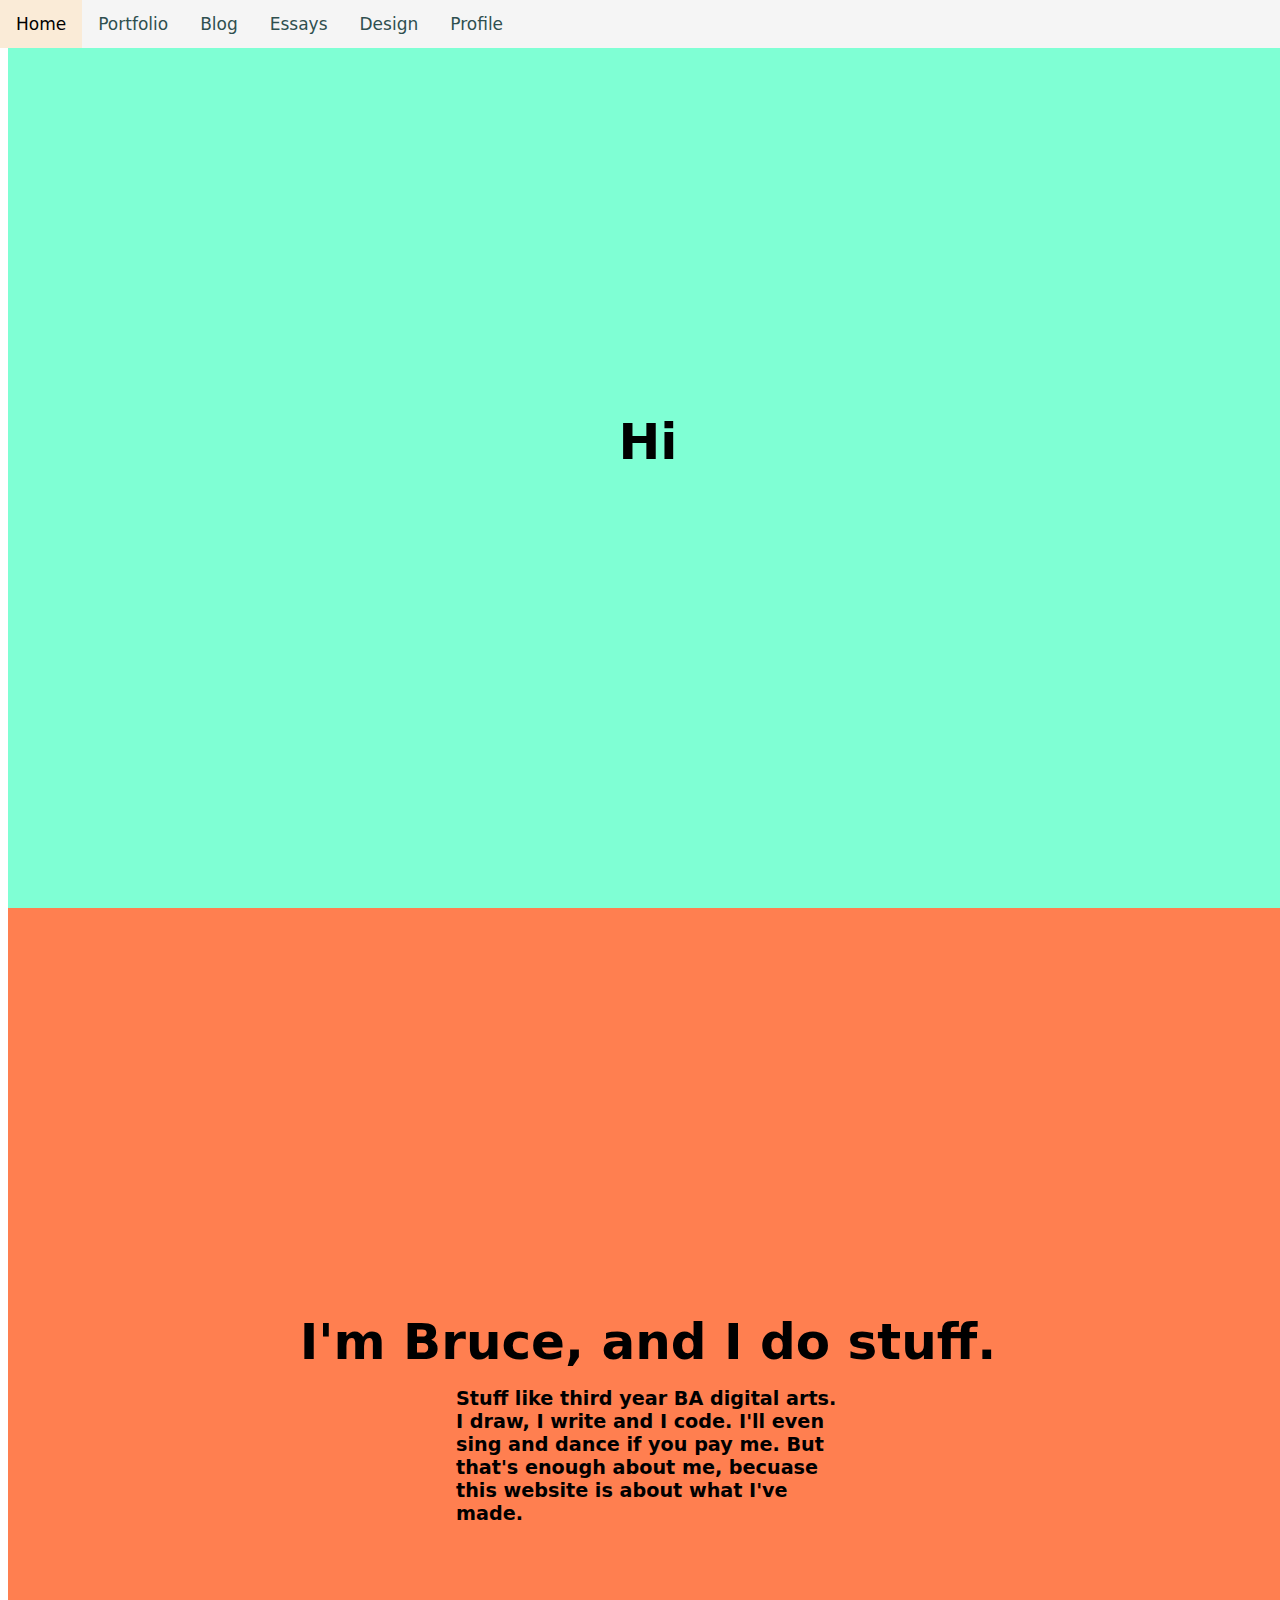
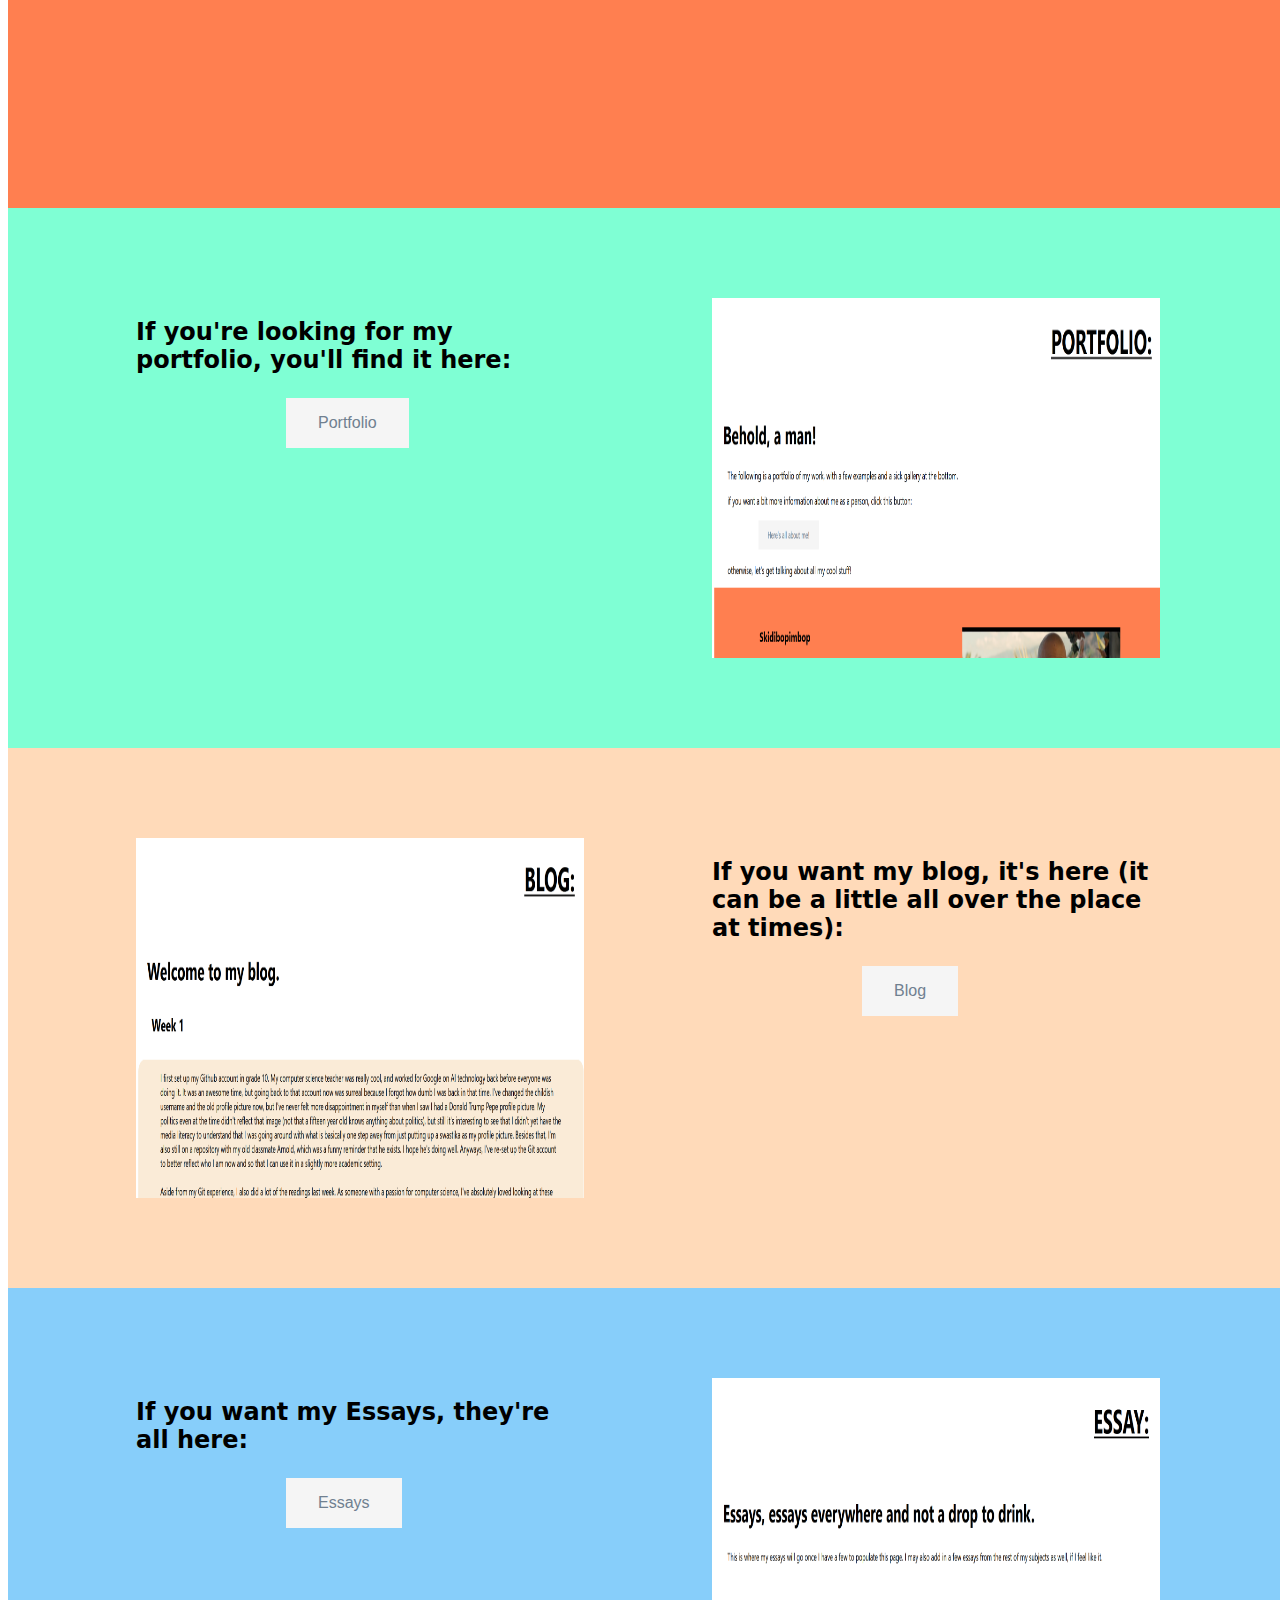
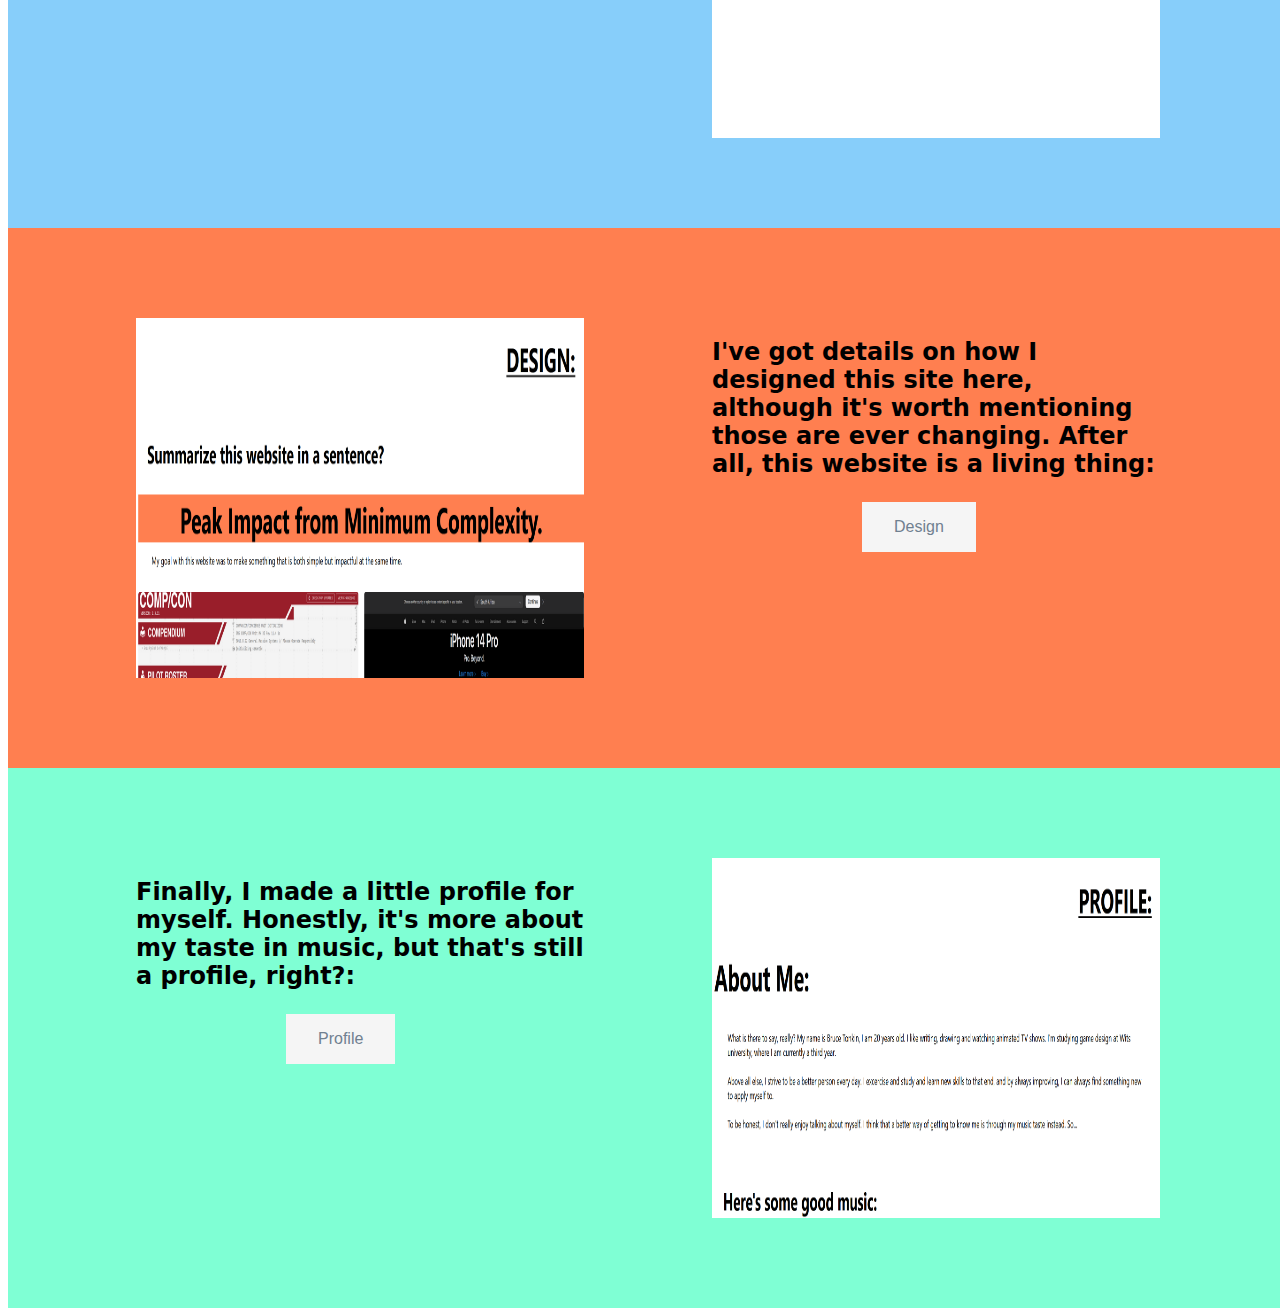
<file: index.html>
<!DOCTYPE html>
<html lang="en">
<head>
    <meta charset="UTF-8">
    <meta http-equiv="X-UA-Compatible" content="IE=edge">
    <meta name="viewport" content="width=device-width, initial-scale=1.0">
    <title>Home Page</title>
    <link rel="stylesheet" href="resources\css\index.css">
</head>
<body>

    <div class="topnav"><a href="index.html">Home</a>
        <a href="portfolio.html">Portfolio</a>
        <a href="blog.html">Blog</a>
        <a href="essay.html">Essays</a>
        <a href="design.html">Design</a>
        <a href="profile.html">Profile</a></div>

    <span class="font">
    
    <div class="fillscreen greenback">
        <h1 class="Center">Hi</h1>
    </div>

    <div class="fillscreen coralback">
        <h1 class="Center">I'm Bruce, and I do stuff.</h1>
        <h2 class="homescreen">Stuff like third year BA digital arts. I draw, I write and I code. I'll even sing and dance if you pay me. But that's enough about me, becuase this website is about what I've made.</h2>
    </div>

    <div class="portfoliobox greenback">
        <div class="portfolioleft font">
            <h2>If you're looking for my portfolio, you'll find it here: </h2>
            <form action="portfolio.html"><button class="portfoliobutton" type="submit">Portfolio</button></form>
        </div>
        <img src="resources\images\Thumbnails\Portfolio.png" alt="" class="portfolioright">
    </div>
    <div class="portfoliobox flamingoback">
        <div class="portfolioright font">
            <h2>If you want my blog, it's here (it can be a little all over the place at times): </h2>
            <form action="blog.html"><button class="portfoliobutton" type="submit">Blog</button></form>
        </div>
        <img src="resources\images\Thumbnails\Blog.png" alt="" class="portfolioleft">
    </div>
    <div class="portfoliobox blueback">
        <div class="portfolioleft font">
            <h2>If you want my Essays, they're all here: </h2>
            <form action="essay.html"><button class="portfoliobutton" type="submit">Essays</button></form>
        </div>
        <img src="resources\images\Thumbnails\Essays.png" alt="" class="portfolioright">
    </div>
    <div class="portfoliobox coralback">
        <div class="portfolioright font">
            <h2>I've got details on how I designed this site here, although it's worth mentioning those are ever changing. After all, this website is a living thing: </h2>
            <form action="design.html"><button class="portfoliobutton" type="submit">Design</button></form>
        </div>
        <img src="resources\images\Thumbnails\Design.png" alt="" class="portfolioleft">
    </div>
    <div class="portfoliobox greenback">
        <div class="portfolioleft font">
            <h2>Finally, I made a little profile for myself. Honestly, it's more about my taste in music, but that's still a profile, right?: </h2>
            <form action="profile.html"><button class="portfoliobutton" type="submit">Profile</button></form>
        </div>
        <img src="resources\images\Thumbnails\Profile.png" alt="" class="portfolioright">
    </div>
    </span>
    
</body>
</html>
</file>
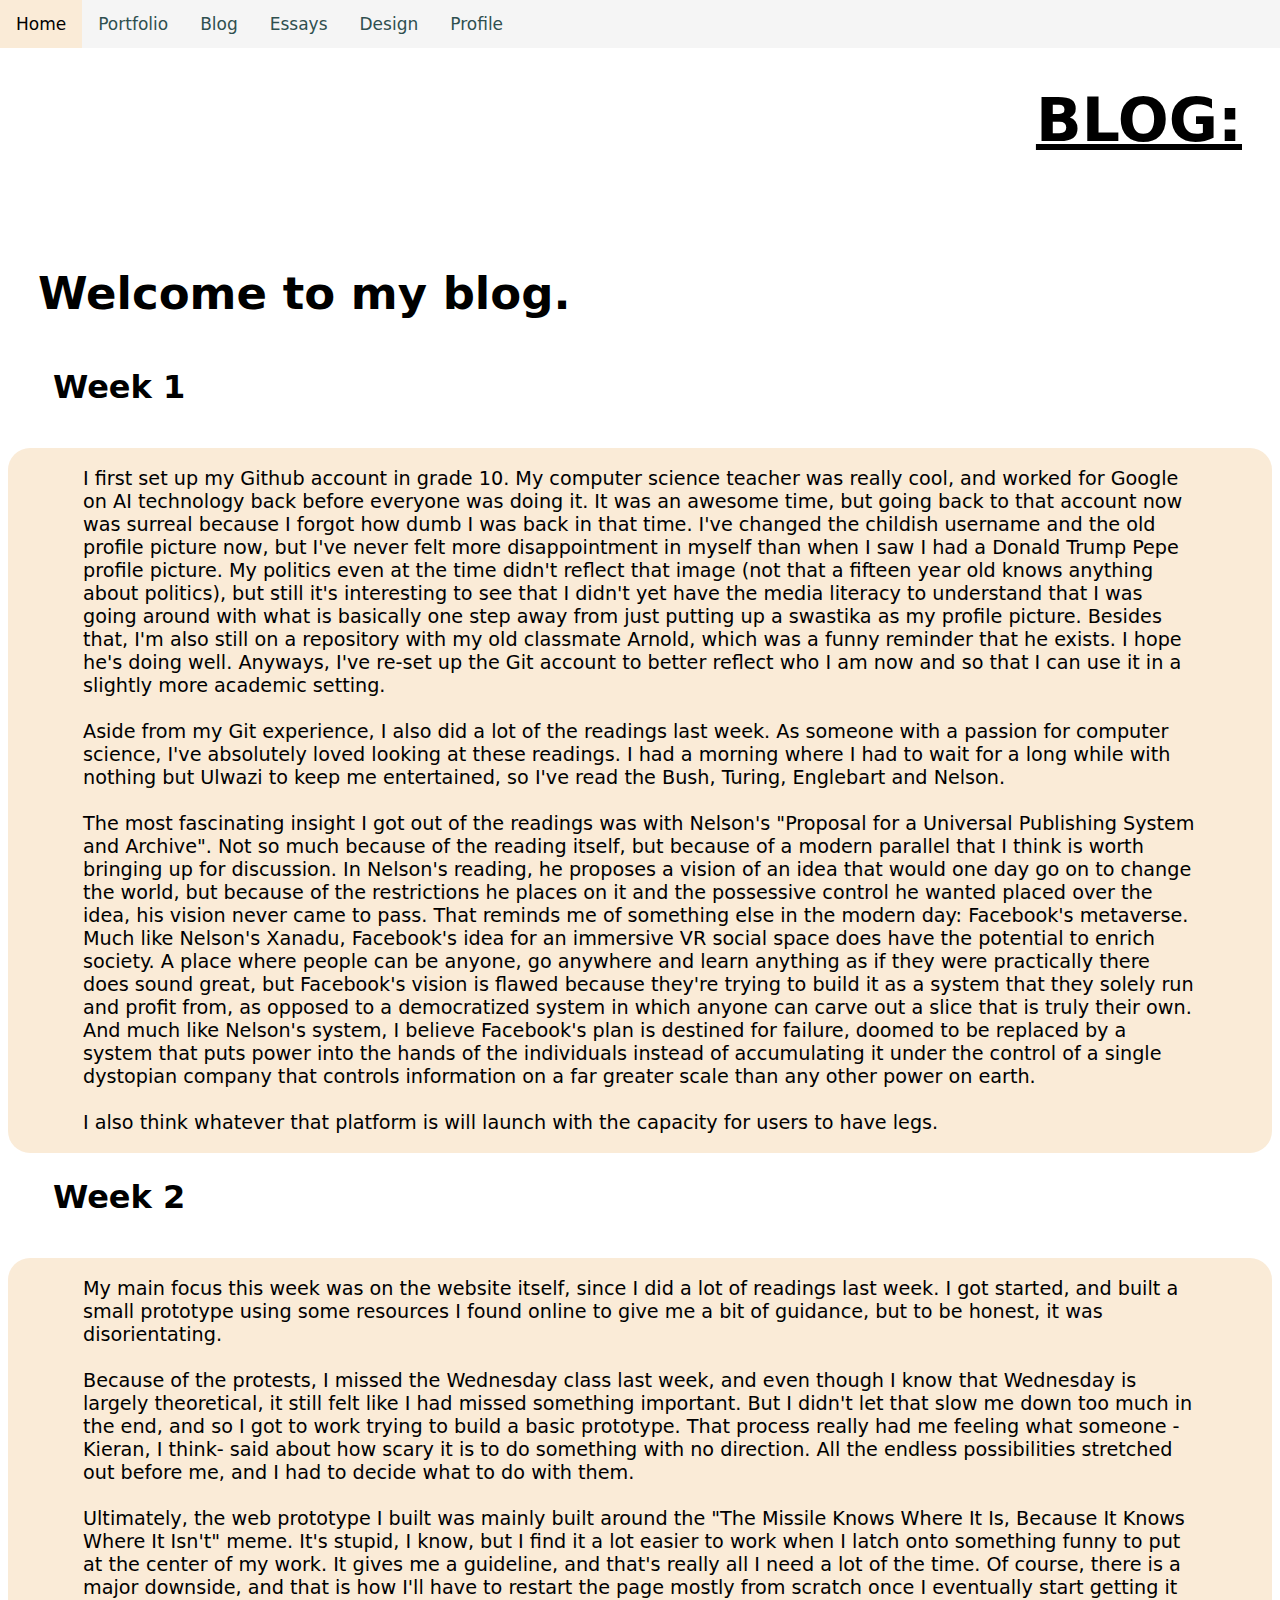
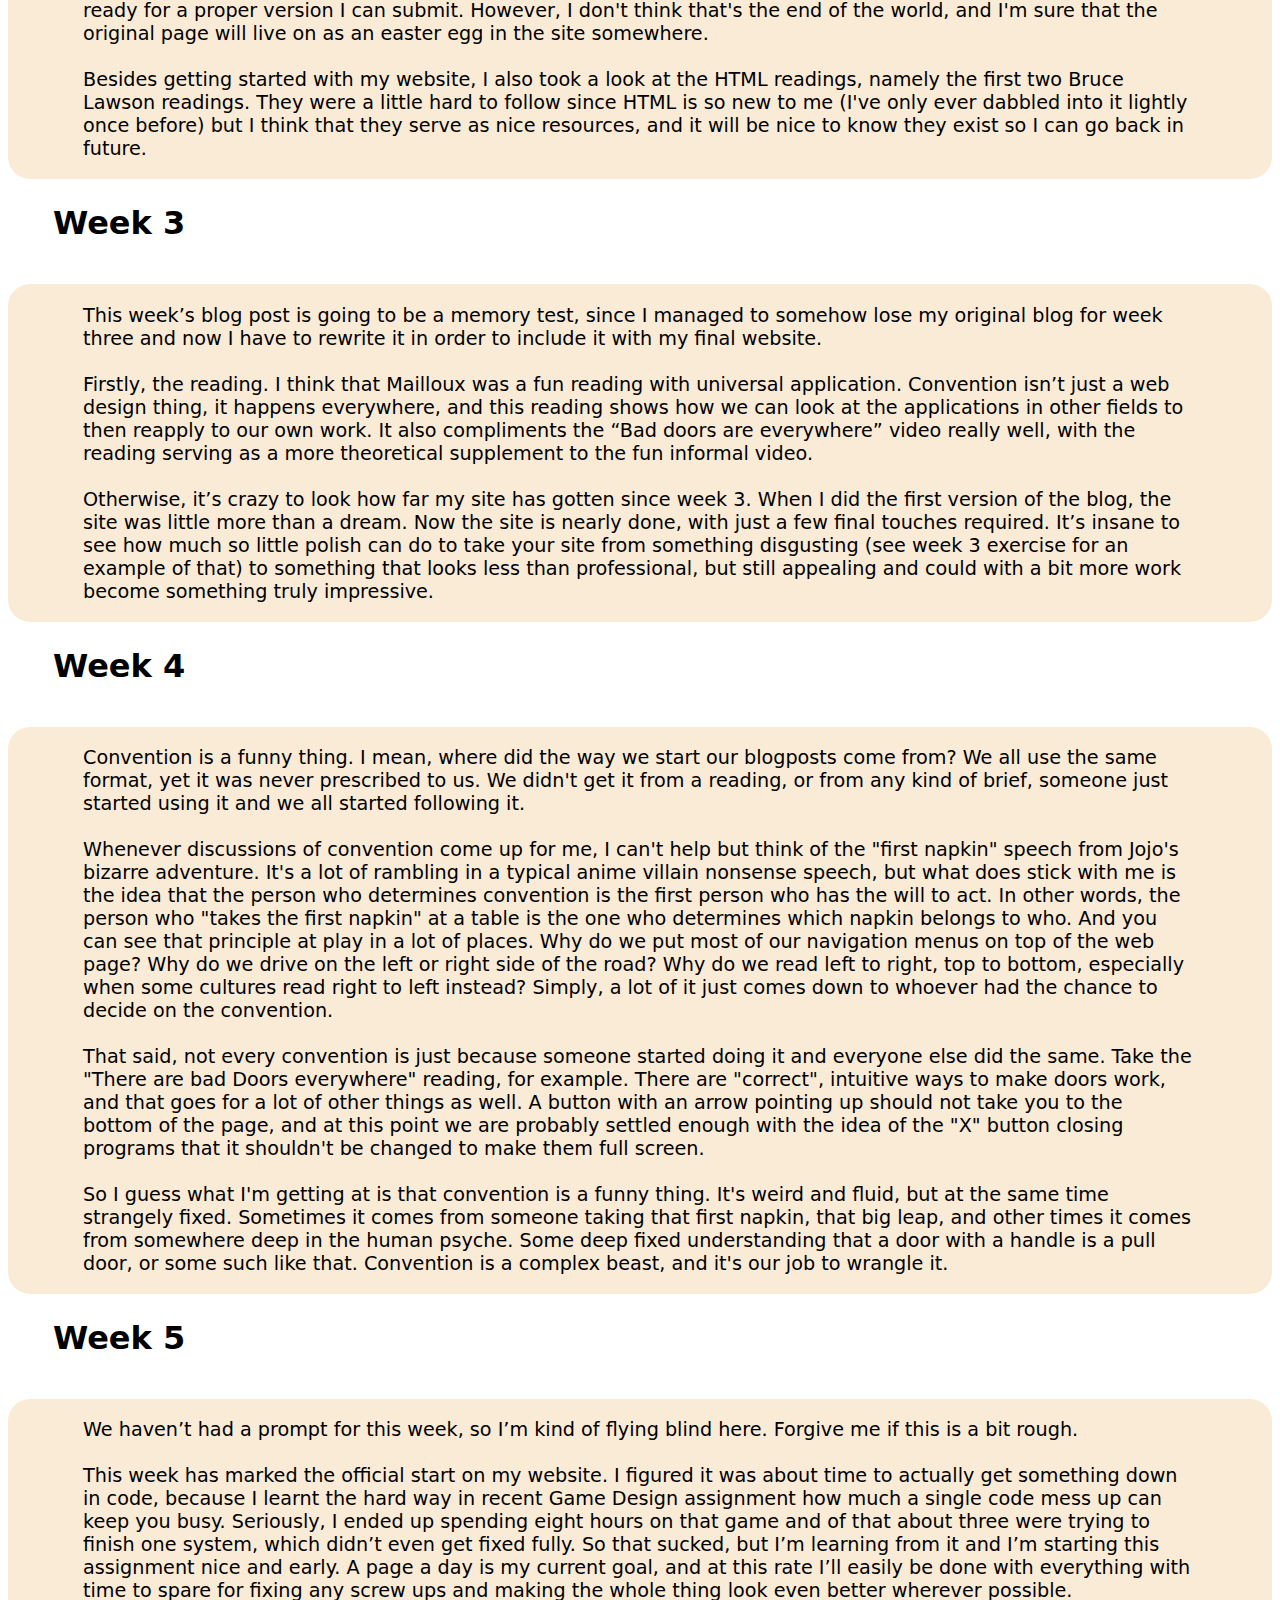
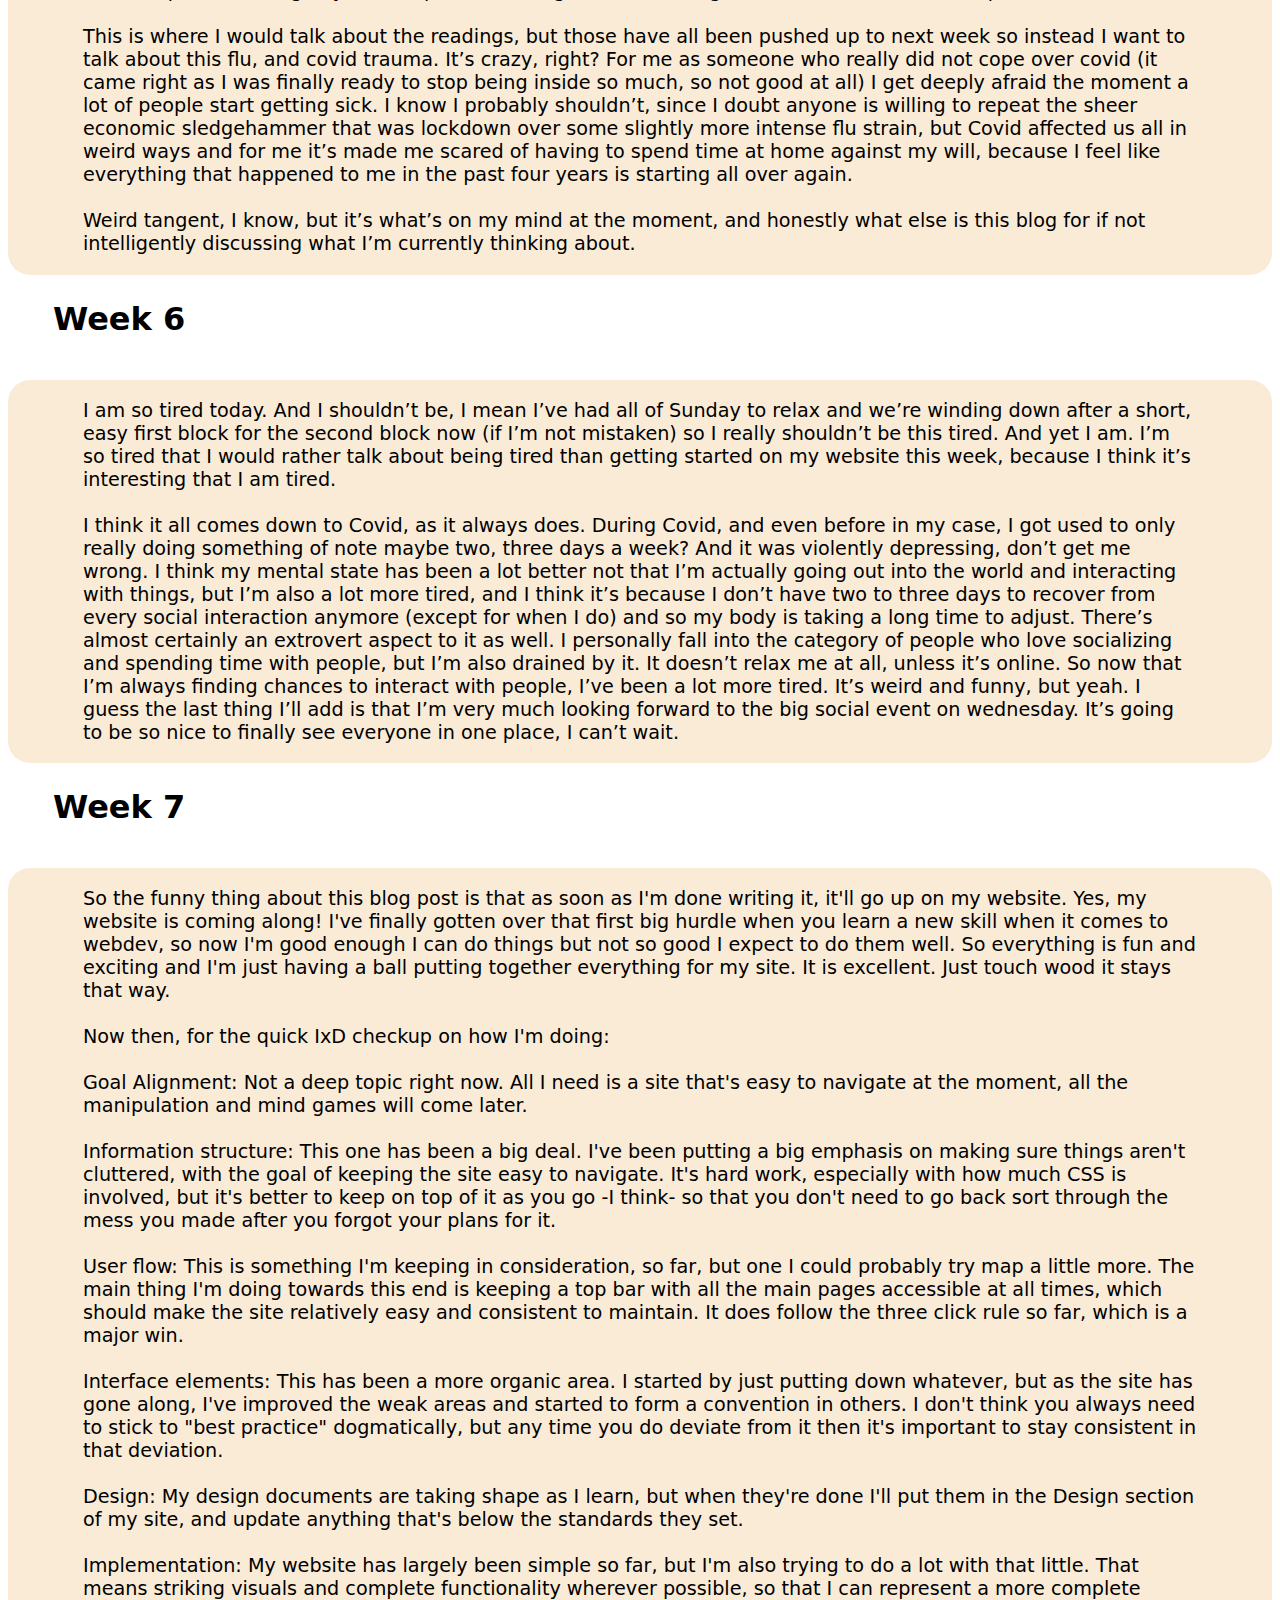
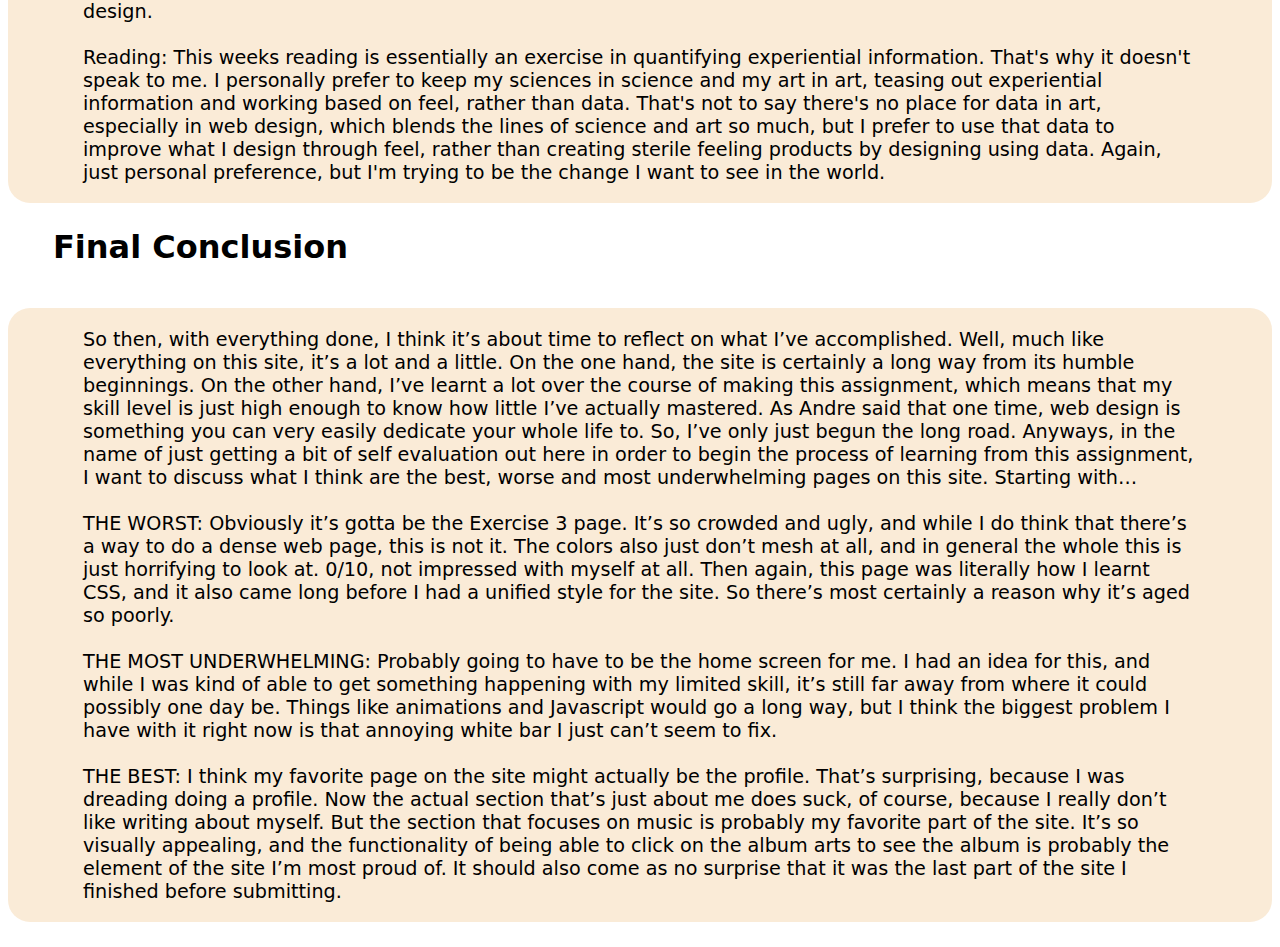
<file: blog.html>
<!DOCTYPE html>
<html lang="en">
    <head>
        <meta charset="UTF-8">
        <meta http-equiv="X-UA-Compatible" content="IE=edge">
        <meta name="viewport" content="width=device-width, initial-scale=1.0">
        <title>Blog</title>
        <link rel="stylesheet" href="./resources\css\index.css">
    </head>
    <body>
        <div class="topnav"><a href="index.html">Home</a>
            <a href="portfolio.html">Portfolio</a>
            <a href="blog.html">Blog</a>
            <a href="essay.html">Essays</a>
            <a href="design.html">Design</a>
            <a href="profile.html">Profile</a></div>

            <h1 class="pageTitle">BLOG:</h1>

            <span><h2 class="heading"> Welcome to my blog. </h2></span>

            <span><div><h3 class="blogheading">Week 1</h3><div class="blogbackground"><p class="blogbody">I first set up my Github account in grade 10. My computer science teacher was really cool, and worked for Google on AI technology back before everyone was doing it. It was an awesome time, but going back to that account now was surreal because I forgot how dumb I was back in that time. I've changed the childish username and the old profile picture now, but I've never felt more disappointment in myself than when I saw I had a Donald Trump Pepe profile picture. My politics even at the time didn't reflect that image (not that a fifteen year old knows anything about politics), but still it's interesting to see that I didn't yet have the media literacy to understand that I was going around with what is basically one step away from just putting up a swastika as my profile picture. Besides that, I'm also still on a repository with my old classmate Arnold, which was a funny reminder that he exists. I hope he's doing well. Anyways, I've re-set up the Git account to better reflect who I am now and so that I can use it in a slightly more academic setting.<br><br>

                Aside from my Git experience, I also did a lot of the readings last week. As someone with a passion for computer science, I've absolutely loved looking at these readings. I had a morning where I had to wait for a long while with nothing but Ulwazi to keep me entertained, so I've read the Bush, Turing, Englebart and Nelson.<br><br>
                
                The most fascinating insight I got out of the readings was with Nelson's "Proposal for a Universal Publishing System and Archive". Not so much because of the reading itself, but because of a modern parallel that I think is worth bringing up for discussion. In Nelson's reading, he proposes a vision of an idea that would one day go on to change the world, but because of the restrictions he places on it and the possessive control he wanted placed over the idea, his vision never came to pass. That reminds me of something else in the modern day: Facebook's metaverse. Much like Nelson's Xanadu, Facebook's idea for an immersive VR social space does have the potential to enrich society. A place where people can be anyone, go anywhere and learn anything as if they were practically there does sound great, but Facebook's vision is flawed because they're trying to build it as a system that they solely run and profit from, as opposed to a democratized system in which anyone can carve out a slice that is truly their own. And much like Nelson's system, I believe Facebook's plan is destined for failure, doomed to be replaced by a system that puts power into the hands of the individuals instead of accumulating it under the control of a single dystopian company that controls information on a far greater scale than any other power on earth.<br><br>
                
                I also think whatever that platform is will launch with the capacity for users to have legs.</p></div>
            </div><div><h3 class="blogheading">Week 2</h3><div class="blogbackground"><p class="blogbody">My main focus this week was on the website itself, since I did a lot of readings last week. I got started, and built a small prototype using some resources I found online to give me a bit of guidance, but to be honest, it was disorientating.<br><br>

                Because of the protests, I missed the Wednesday class last week, and even though I know that Wednesday is largely theoretical, it still felt like I had missed something important. But I didn't let that slow me down too much in the end, and so I got to work trying to build a basic prototype. That process really had me feeling what someone -Kieran, I think- said about how scary it is to do something with no direction. All the endless possibilities stretched out before me, and I had to decide what to do with them.<br><br>
                
                Ultimately, the web prototype I built was mainly built around the "The Missile Knows Where It Is, Because It Knows Where It Isn't" meme. It's stupid, I know, but I find it a lot easier to work when I latch onto something funny to put at the center of my work. It gives me a guideline, and that's really all I need a lot of the time. Of course, there is a major downside, and that is how I'll have to restart the page mostly from scratch once I eventually start getting it ready for a proper version I can submit. However, I don't think that's the end of the world, and I'm sure that the original page will live on as an easter egg in the site somewhere.<br><br>
                
                Besides getting started with my website, I also took a look at the HTML readings, namely the first two Bruce Lawson readings. They were a little hard to follow since HTML is so new to me (I've only ever dabbled into it lightly once before) but I think that they serve as nice resources, and it will be nice to know they exist so I can go back in future.</p></div>
            </div></div><div><h3 class="blogheading">Week 3</h3><div class="blogbackground"><p class="blogbody">
                This week’s blog post is going to be a memory test, since I managed to somehow lose my original blog for week three and now I have to rewrite it in order to include it with my final website.<br><br> 
                Firstly, the reading. I think that Mailloux was a fun reading with universal application. Convention isn’t just a web design thing, it happens everywhere, and this reading shows how we can look at the applications in other fields to then reapply to our own work. It also compliments the “Bad doors are everywhere” video really well, with the reading serving as a more theoretical supplement to the fun informal video.<br><br>
                Otherwise, it’s crazy to look how far my site has gotten since week 3. When I did the first version of the blog, the site was little more than a dream. Now the site is nearly done, with just a few final touches required. It’s insane to see how much so little polish can do to take your site from something disgusting (see week 3 exercise for an example of that) to something that looks less than professional, but still appealing and could with a bit more work become something truly impressive.
            </p></div>
            </div><div><h3 class="blogheading">Week 4</h3><div class="blogbackground"><p class="blogbody">Convention is a funny thing. I mean, where did the way we start our blogposts come from? We all use the same format, yet it was never prescribed to us. We didn't get it from a reading, or from any kind of brief, someone just started using it and we all started following it.<br><br>

                Whenever discussions of convention come up for me, I can't help but think of the "first napkin" speech from Jojo's bizarre adventure. It's a lot of rambling in a typical anime villain nonsense speech, but what does stick with me is the idea that the person who determines convention is the first person who has the will to act. In other words, the person who "takes the first napkin" at a table is the one who determines which napkin belongs to who. And you can see that principle at play in a lot of places. Why do we put most of our navigation menus on top of the web page? Why do we drive on the left or right side of the road? Why do we read left to right, top to bottom, especially when some cultures read right to left instead? Simply, a lot of it just comes down to whoever had the chance to decide on the convention.<br><br>
                
                That said, not every convention is just because someone started doing it and everyone else did the same. Take the "There are bad Doors everywhere" reading, for example. There are "correct", intuitive ways to make doors work, and that goes for a lot of other things as well. A button with an arrow pointing up should not take you to the bottom of the page, and at this point we are probably settled enough with the idea of the "X" button closing programs that it shouldn't be changed to make them full screen.<br><br>
                
                So I guess what I'm getting at is that convention is a funny thing. It's weird and fluid, but at the same time strangely fixed. Sometimes it comes from someone taking that first napkin, that big leap, and other times it comes from somewhere deep in the human psyche. Some deep fixed understanding that a door with a handle is a pull door, or some such like that. Convention is a complex beast, and it's our job to wrangle it.</p></div>
        </div>
            
            <div><h3 class="blogheading">Week 5</h3><div class="blogbackground"><p class="blogbody">We haven’t had a prompt for this week, so I’m kind of flying blind here. Forgive me if this is a bit rough.<br><br>
                This week has marked the official start on my website. I figured it was about time to actually get something down in code, because I learnt the hard way in recent Game Design assignment how much a single code mess up can keep you busy. Seriously, I ended up spending eight hours on that game and of that about three were trying to finish one system, which didn’t even get fixed fully. So that sucked, but I’m learning from it and I’m starting this assignment nice and early. A page a day is my current goal, and at this rate I’ll easily be done with everything with time to spare for fixing any screw ups and making the whole thing look even better wherever possible.<br><br>
                This is where I would talk about the readings, but those have all been pushed up to next week so instead I want to talk about this flu, and covid trauma. It’s crazy, right? For me as someone who really did not cope over covid (it came right as I was finally ready to stop being inside so much, so not good at all) I get deeply afraid the moment a lot of people start getting sick. I know I probably shouldn’t, since I doubt anyone is willing to repeat the sheer economic sledgehammer that was lockdown over some slightly more intense flu strain, but Covid affected us all in weird ways and for me it’s made me scared of having to spend time at home against my will, because I feel like everything that happened to me in the past four years is starting all over again. <br><br>
                Weird tangent, I know, but it’s what’s on my mind at the moment, and honestly what else is this blog for if not intelligently discussing what I’m currently thinking about.
                </p></div>
            </div>
            <div><h3 class="blogheading">Week 6</h3><div class="blogbackground"><p class="blogbody">
                I am so tired today. And I shouldn’t be, I mean I’ve had all of Sunday to relax and we’re winding down after a short, easy first block for the second block now (if I’m not mistaken) so I really shouldn’t be this tired. And yet I am. I’m so tired that I would rather talk about being tired than getting started on my website this week, because I think it’s interesting that I am tired.<br><br>
                I think it all comes down to Covid, as it always does. During Covid, and even before in my case, I got used to only really doing something of note maybe two, three days a week? And it was violently depressing, don’t get me wrong. I think my mental state has been a lot better not that I’m actually going out into the world and interacting with things, but I’m also a lot more tired, and I think it’s because I don’t have two to three days to recover from every social interaction anymore (except for when I do) and so my body is taking a long time to adjust. There’s almost certainly an extrovert aspect to it as well. I personally fall into the category of people who love socializing and spending time with people, but I’m also drained by it. It doesn’t relax me at all, unless it’s online. So now that I’m always finding chances to interact with people, I’ve been a lot more tired. It’s weird and funny, but yeah. I guess the last thing I’ll add is that I’m very much looking forward to the big social event on wednesday. It’s going to be so nice to finally see everyone in one place, I can’t wait.

            </p></div>
            <div><h3 class="blogheading">Week 7</h3><div class="blogbackground"><p class="blogbody">
                So the funny thing about this blog post is that as soon as I'm done writing it, it'll go up on my website. Yes, my website is coming along! I've finally gotten over that first big hurdle when you learn a new skill when it comes to webdev, so now I'm good enough I can do things but not so good I expect to do them well. So everything is fun and exciting and I'm just having a ball putting together everything for my site. It is excellent. Just touch wood it stays that way.<br><br>
                Now then, for the quick IxD checkup on how I'm doing:<br><br>
                Goal Alignment: Not a deep topic right now. All I need is a site that's easy to navigate at the moment, all the manipulation and mind games will come later.<br><br>
                Information structure: This one has been a big deal. I've been putting a big emphasis on making sure things aren't cluttered, with the goal of keeping the site easy to navigate. It's hard work, especially with how much CSS is involved, but it's better to keep on top of it as you go -I think- so that you don't need to go back sort through the mess you made after you forgot your plans for it.<br><br>
                User flow: This is something I'm keeping in consideration, so far, but one I could probably try map a little more. The main thing I'm doing towards this end is keeping a top bar with all the main pages accessible at all times, which should make the site relatively easy and consistent to maintain. It does follow the three click rule so far, which is a major win.<br><br>
                Interface elements: This has been a more organic area. I started by just putting down whatever, but as the site has gone along, I've improved the weak areas and started to form a convention in others. I don't think you always need to stick to "best practice" dogmatically, but any time you do deviate from it then it's important to stay consistent in that deviation.<br><br>
                Design: My design documents are taking shape as I learn, but when they're done I'll put them in the Design section of my site, and update anything that's below the standards they set.<br><br>
                Implementation: My website has largely been simple so far, but I'm also trying to do a lot with that little. That means striking visuals and complete functionality wherever possible, so that I can represent a more complete design.<br><br>
                Reading: This weeks reading is essentially an exercise in quantifying experiential information. That's why it doesn't speak to me. I personally prefer to keep my sciences in science and my art in art, teasing out experiential information and working based on feel, rather than data. That's not to say there's no place for data in art, especially in web design, which blends the lines of science and art so much, but I prefer to use that data to improve what I design through feel, rather than creating sterile feeling products by designing using data. Again, just personal preference, but I'm trying to be the change I want to see in the world.
            </p></div></div>
            <div><h3 class="blogheading">Final Conclusion</h3><div class="blogbackground"><p class="blogbody">
                So then, with everything done, I think it’s about time to reflect on what I’ve accomplished. Well, much like everything on this site, it’s a lot and a little. On the one hand, the site is certainly a long way from its humble beginnings. On the other hand, I’ve learnt a lot over the course of making this assignment, which means that my skill level is just high enough to know how little I’ve actually mastered. As Andre said that one time, web design is something you can very easily dedicate your whole life to. So, I’ve only just begun the long road. Anyways, in the name of just getting a bit of self evaluation out here in order to begin the process of learning from this assignment, I want to discuss what I think are the best, worse and most underwhelming pages on this site. Starting with…<br><br>
                THE WORST: Obviously it’s gotta be the Exercise 3 page. It’s so crowded and ugly, and while I do think that there’s a way to do a dense web page, this is not it. The colors also just don’t mesh at all, and in general the whole this is just horrifying to look at. 0/10, not impressed with myself at all. Then again, this page was literally how I learnt CSS, and it also came long before I had a unified style for the site. So there’s most certainly a reason why it’s aged so poorly.<br><br>               
                THE MOST UNDERWHELMING: Probably going to have to be the home screen for me. I had an idea for this, and while I was kind of able to get something happening with my limited skill, it’s still far away from where it could possibly one day be. Things like animations and Javascript would go a long way, but I think the biggest problem I have with it right now is that annoying white bar I just can’t seem to fix.<br><br>
                THE BEST: I think my favorite page on the site might actually be the profile. That’s surprising, because I was dreading doing a profile. Now the actual section that’s just about me does suck, of course, because I really don’t like writing about myself. But the section that focuses on music is probably my favorite part of the site. It’s so visually appealing, and the functionality of being able to click on the album arts to see the album is probably the element of the site I’m most proud of. It should also come as no surprise that it was the last part of the site I finished before submitting.                
            
            </p></div></div>
        </span>
    </body>
</html>


<!-- C:\Users\btonk\Documents\Interactive Media Website\index.html -->
</file>
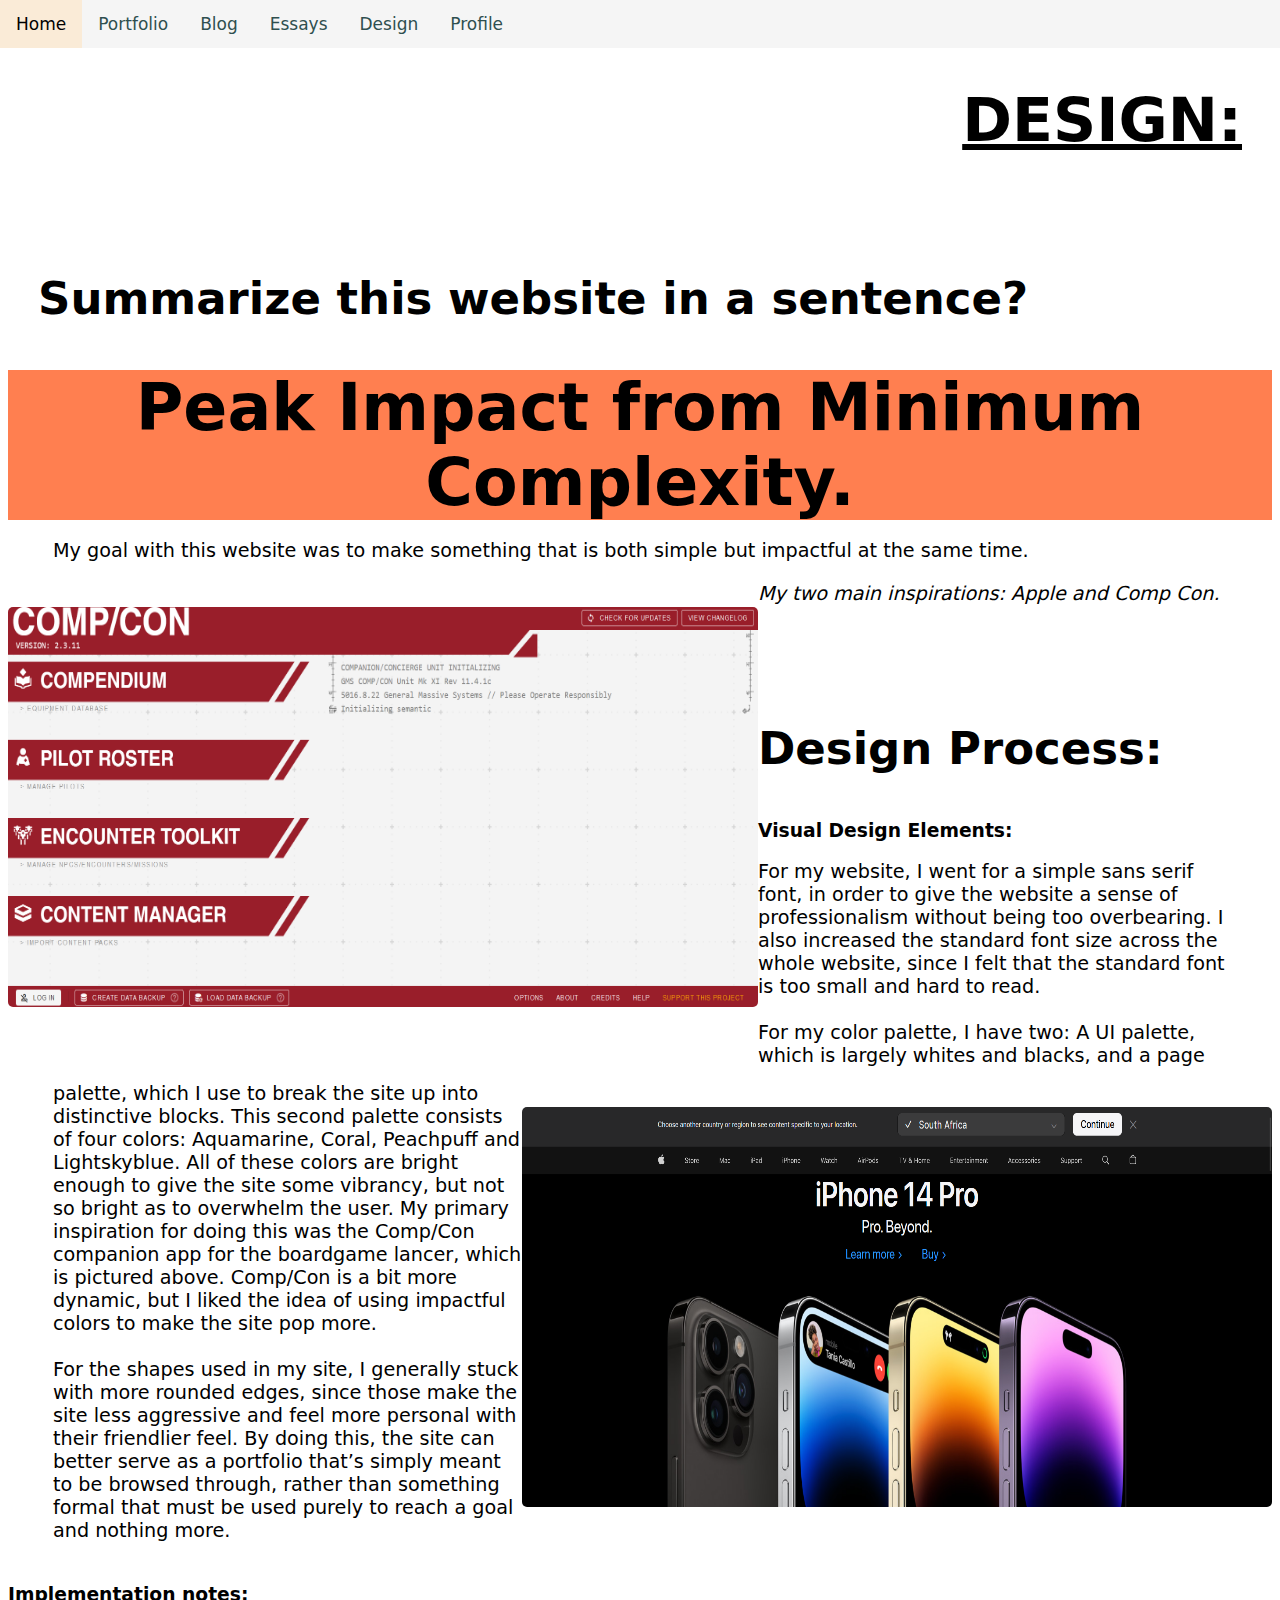
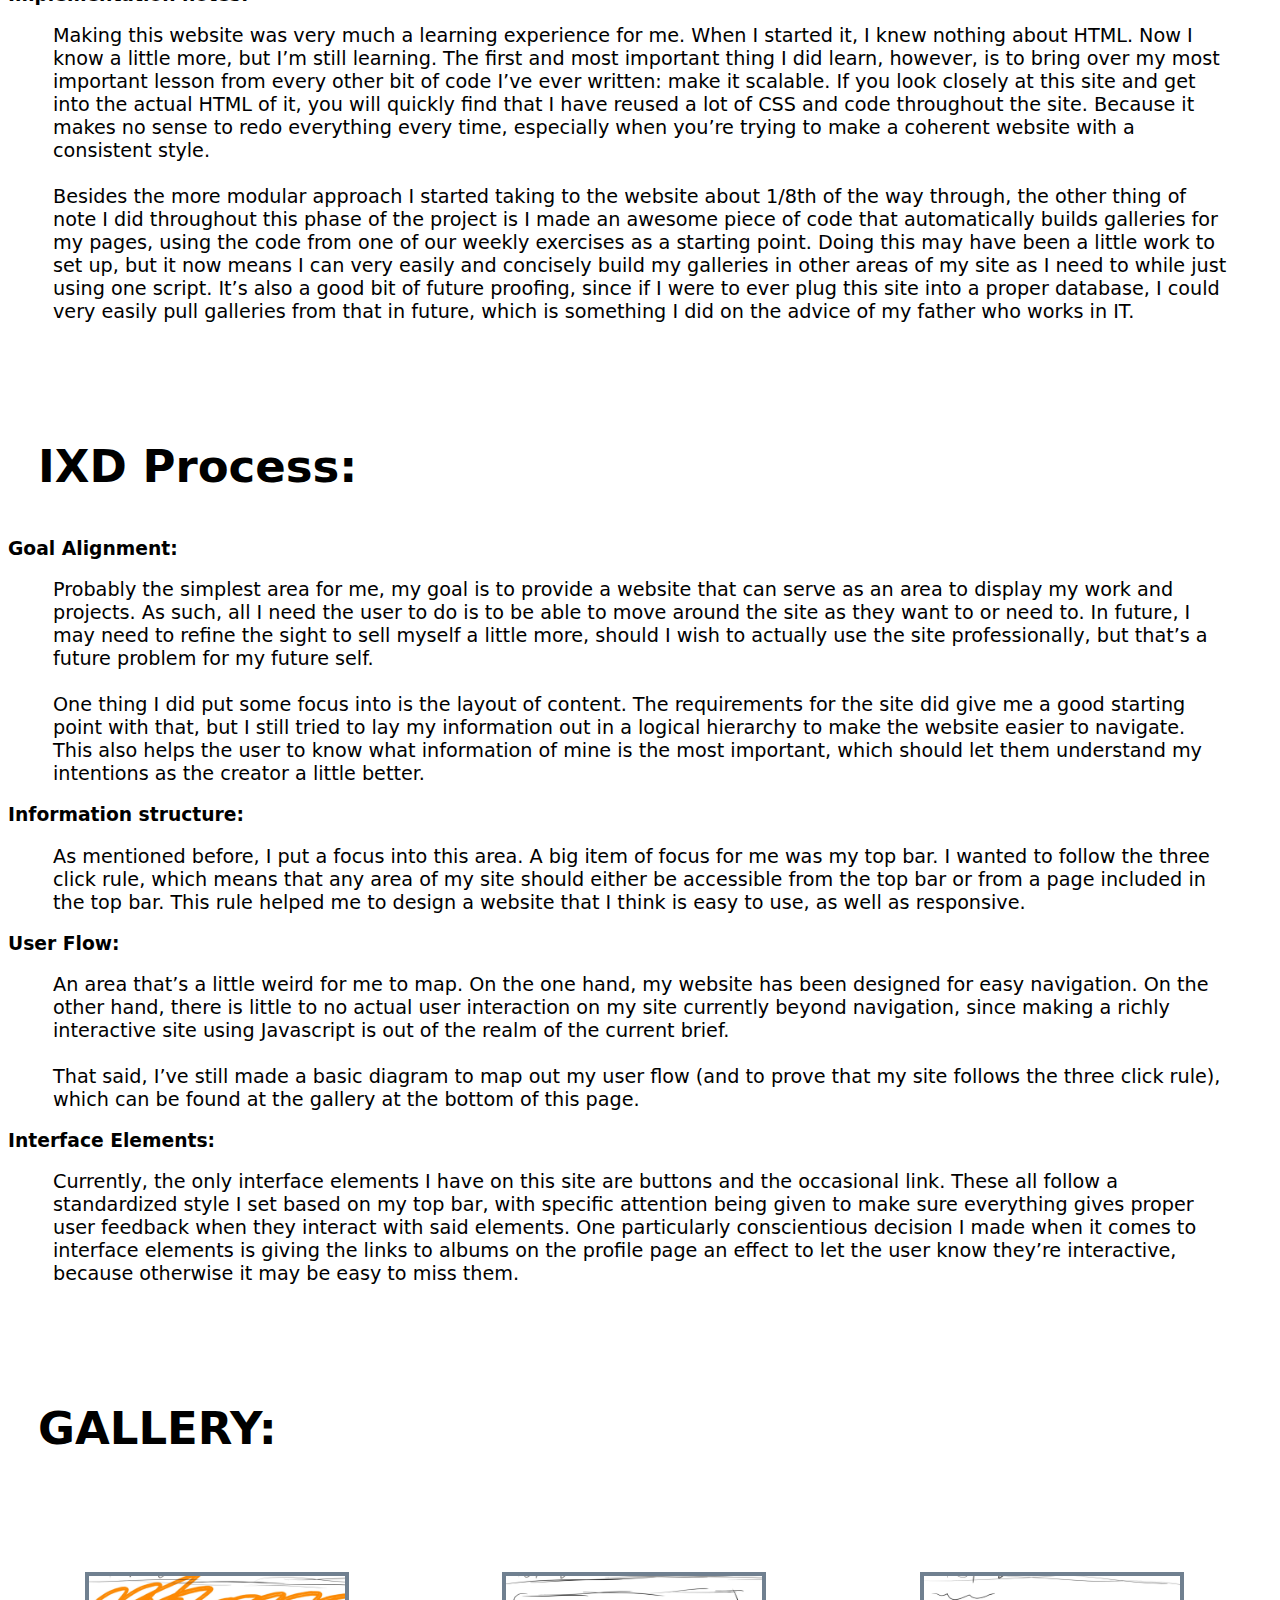
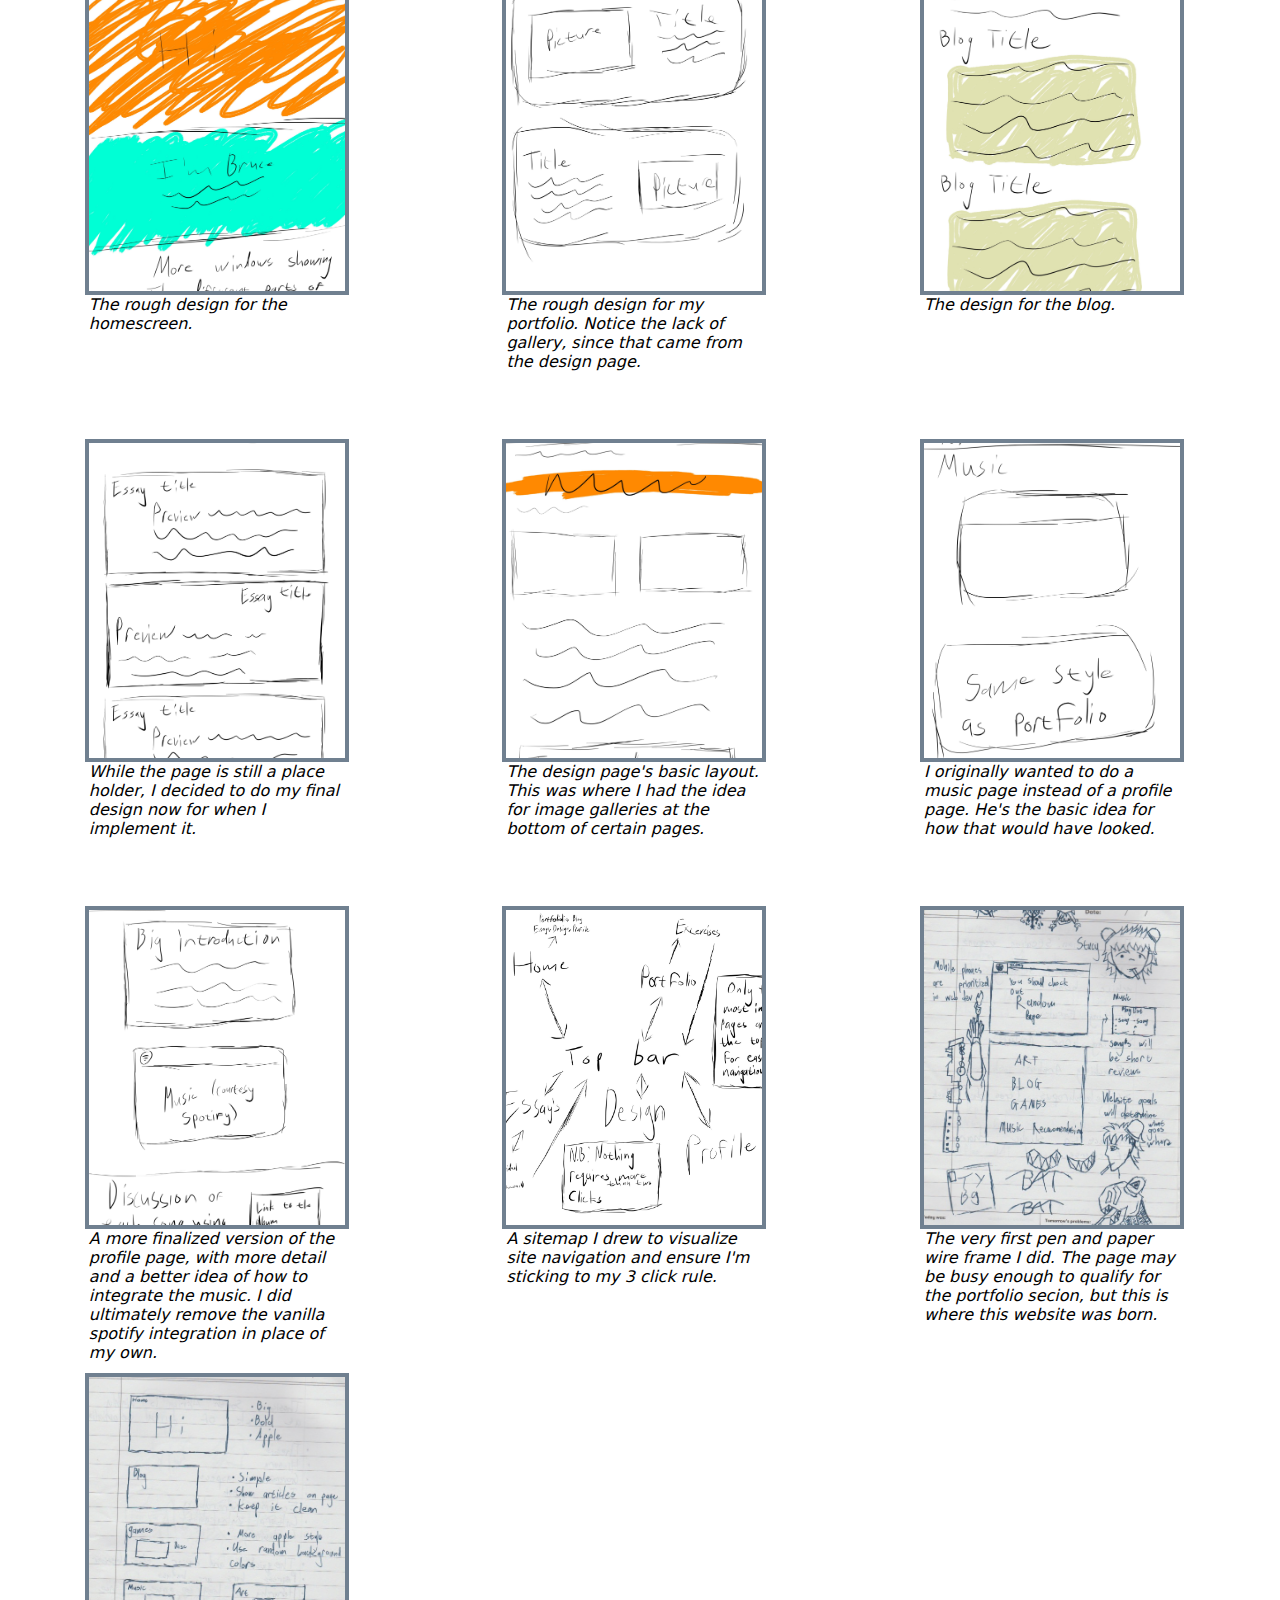
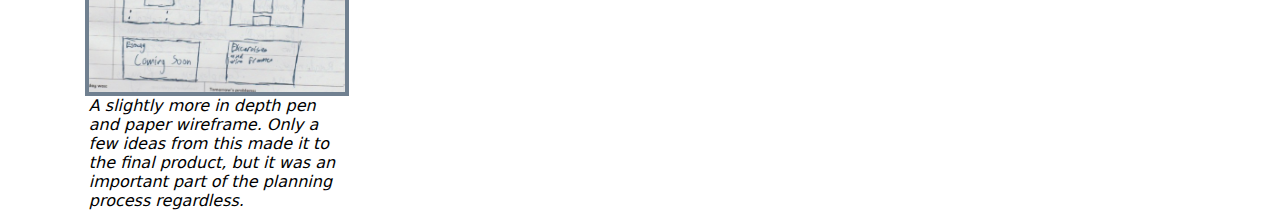
<file: design.html>
<!DOCTYPE html>
<html lang="en">
<head>
    <meta charset="UTF-8">
    <meta http-equiv="X-UA-Compatible" content="IE=edge">
    <meta name="viewport" content="width=device-width, initial-scale=1.0">
    <title>Design</title>

    <link rel="stylesheet" href="./resources\css\index.css">
</head>
<body>
    <div class="topnav"><a href="index.html">Home</a>
        <a href="portfolio.html">Portfolio</a>
        <a href="blog.html">Blog</a>
        <a href="essay.html">Essays</a>
        <a href="design.html">Design</a>
        <a href="profile.html">Profile</a></div>

        <h1 class="pageTitle">DESIGN:</h1>

        <span><h3 class="heading">Summarize this website in a sentence?</h3>
        <div class="coralback"><h2 class="megaHeading Center">Peak Impact from Minimum Complexity.</h2></div>
    
    <p>My goal with this website was to make something that is both simple but impactful at the same time.</p>
    <div><img src="resources\images\Design\CompCon.png" alt="" class="floatleft imagesize1">
        <img src="resources\images\Design\Apple.png" alt="" class="floatright imagesize1"></div>
        <p class="italic">My two main inspirations: Apple and Comp Con.</p>
        <h3 class="heading">Design Process: </h3>
        <h3 class="font">Visual Design Elements:</h3>
        <p>For my website, I went for a simple sans serif font, in order to give the website a sense of professionalism without being too overbearing. I also increased the standard font size across the whole website, since I felt that the standard font is too small and hard to read.<br><br>
            For my color palette, I have two: A UI palette, which is largely whites and blacks, and a page palette, which I use to break the site up into distinctive blocks. This second palette consists of four colors: Aquamarine, Coral, Peachpuff and Lightskyblue. All of these colors are bright enough to give the site some vibrancy, but not so bright as to overwhelm the user. My primary inspiration for doing this was the Comp/Con companion app for the boardgame lancer, which is pictured above. Comp/Con is a bit more dynamic, but I liked the idea of using impactful colors to make the site pop more.<br><br>
            For the shapes used in my site, I generally stuck with more rounded edges, since those make the site less aggressive and feel more personal with their friendlier feel. By doing this, the site can better serve as a portfolio that’s simply meant to be browsed through, rather than something formal that must be used purely to reach a goal and nothing more.<br><br>
            </p>
            <h3 class="font">Implementation notes: </h3>
            <p>Making this website was very much a learning experience for me. When I started it, I knew nothing about HTML. Now I know a little more, but I’m still learning. The first and most important thing I did learn, however, is to bring over my most important lesson from every other bit of code I’ve ever written: make it scalable. If you look closely at this site and get into the actual HTML of it, you will quickly find that I have reused a lot of CSS and code throughout the site. Because it makes no sense to redo everything every time, especially when you’re trying to make a coherent website with a consistent style. <br><br>
                Besides the more modular approach I started taking to the website about 1/8th of the way through, the other thing of note I did throughout this phase of the project is I made an awesome piece of code that automatically builds galleries for my pages, using the code from one of our weekly exercises as a starting point. Doing this may have been a little work to set up, but it now means I can very easily and concisely build my galleries in other areas of my site as I need to while just using one script. It’s also a good bit of future proofing, since if I were to ever plug this site into a proper database, I could very easily pull galleries from that in future, which is something I did on the advice of my father who works in IT.
                </p>
        <h3 class="heading">IXD Process: </h3>
        <h3 class="font">Goal Alignment: </h3>
        <p>Probably the simplest area for me, my goal is to provide a website that can serve as an area to display my work and projects. As such, all I need the user to do is to be able to move around the site as they want to or need to. In future, I may need to refine the sight to sell myself a little more, should I wish to actually use the site professionally, but that’s a future problem for my future self.<br><br>
            One thing I did put some focus into is the layout of content. The requirements for the site did give me a good starting point with that, but I still tried to lay my information out in a logical hierarchy to make the website easier to navigate. This also helps the user to know what information of mine is the most important, which should let them understand my intentions as the creator a little better.
            </p>
        <h3 class="font">Information structure: </h3>
        <p>As mentioned before, I put a focus into this area. A big item of focus for me was my top bar. I wanted to follow the three click rule, which means that any area of my site should either be accessible from the top bar or from a page included in the top bar. This rule helped me to design a website that I think is easy to use, as well as responsive.
        </p>
        <h3 class="font">User Flow:</h3>
        <p>An area that’s a little weird for me to map. On the one hand, my website has been designed for easy navigation. On the other hand, there is little to no actual user interaction on my site currently beyond navigation, since making a richly interactive site using Javascript is out of the realm of the current brief. <br><br>
            That said, I’ve still made a basic diagram to map out my user flow (and to prove that my site follows the three click rule), which can be found at the gallery at the bottom of this page.
        </p>
        <h3 class="font">Interface Elements:</h3>
        <p>Currently, the only interface elements I have on this site are buttons and the occasional link. These all follow a standardized style I set based on my top bar, with specific attention being given to make sure everything gives proper user feedback when they interact with said elements. One particularly conscientious decision I made when it comes to interface elements is giving the links to albums on the profile page an effect to let the user know they’re interactive, because otherwise it may be easy to miss them.
        </p>

    </span>
    <span>
        <h3 class="heading">GALLERY: </h3>
        <div class="gallery"></div>
    </span>

    <script src="resources\Java\gallerizer.js"></script>
</body>
</html>
</file>
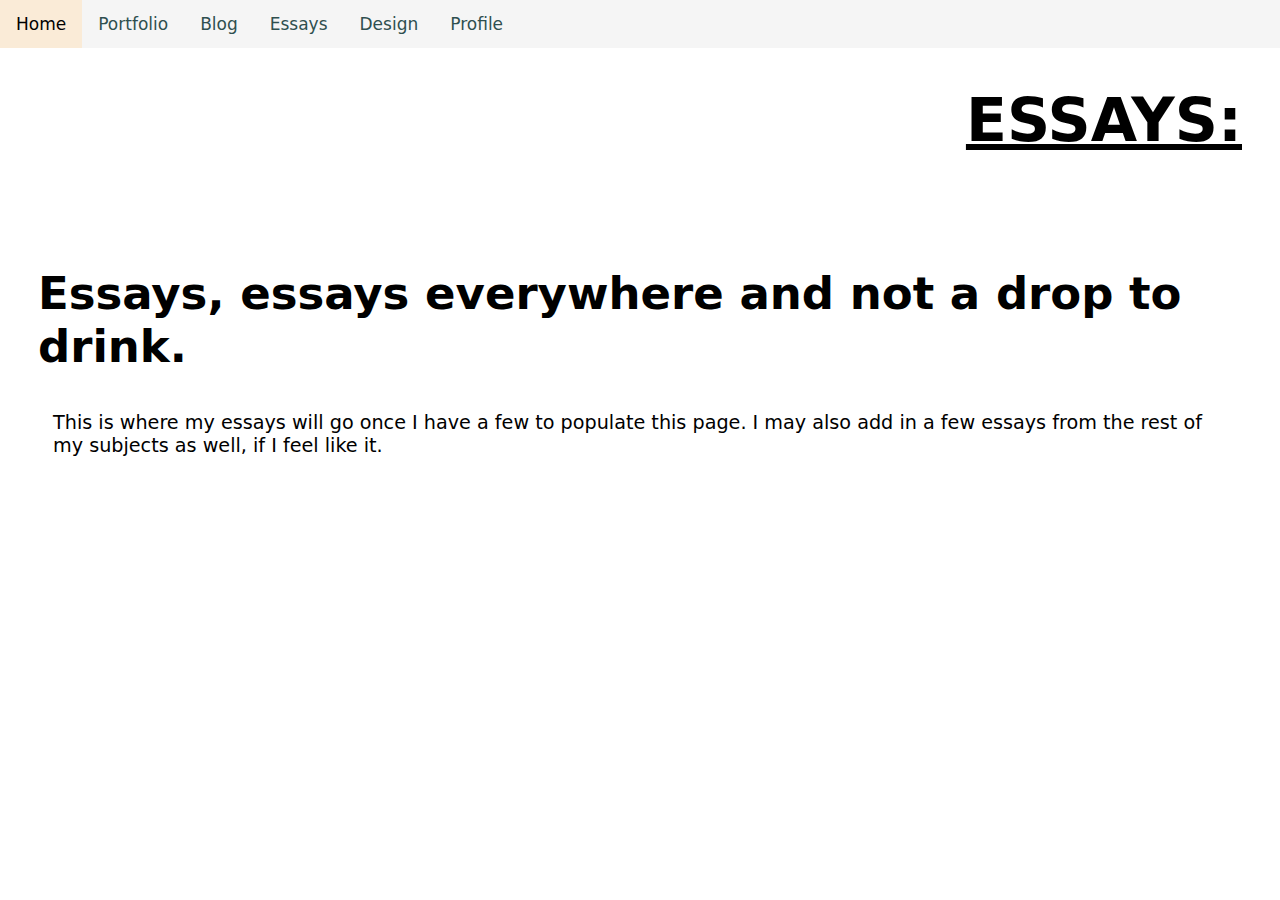
<file: essay.html>
<!DOCTYPE html>
<html lang="en">
<head>
    <meta charset="UTF-8">
    <meta http-equiv="X-UA-Compatible" content="IE=edge">
    <meta name="viewport" content="width=device-width, initial-scale=1.0">
    <link rel="stylesheet" href="./resources\css\index.css">
    <title>Essays</title>
</head>
<body>
    <div class="topnav"><a href="index.html">Home</a>
        <a href="portfolio.html">Portfolio</a>
        <a href="blog.html">Blog</a>
        <a href="essay.html">Essays</a>
        <a href="design.html">Design</a>
        <a href="profile.html">Profile</a></div>

        <h1 class="pageTitle">ESSAYS:</h1>

        <span><h2 class="heading">Essays, essays everywhere and not a drop to drink. </h2></span>
        <span><p class="generalParagraph">This is where my essays will go once I have a few to populate this page. I may also add in a few essays from the rest of my subjects as well, if I feel like it.</p></span>

        
</body>
</html>
</file>
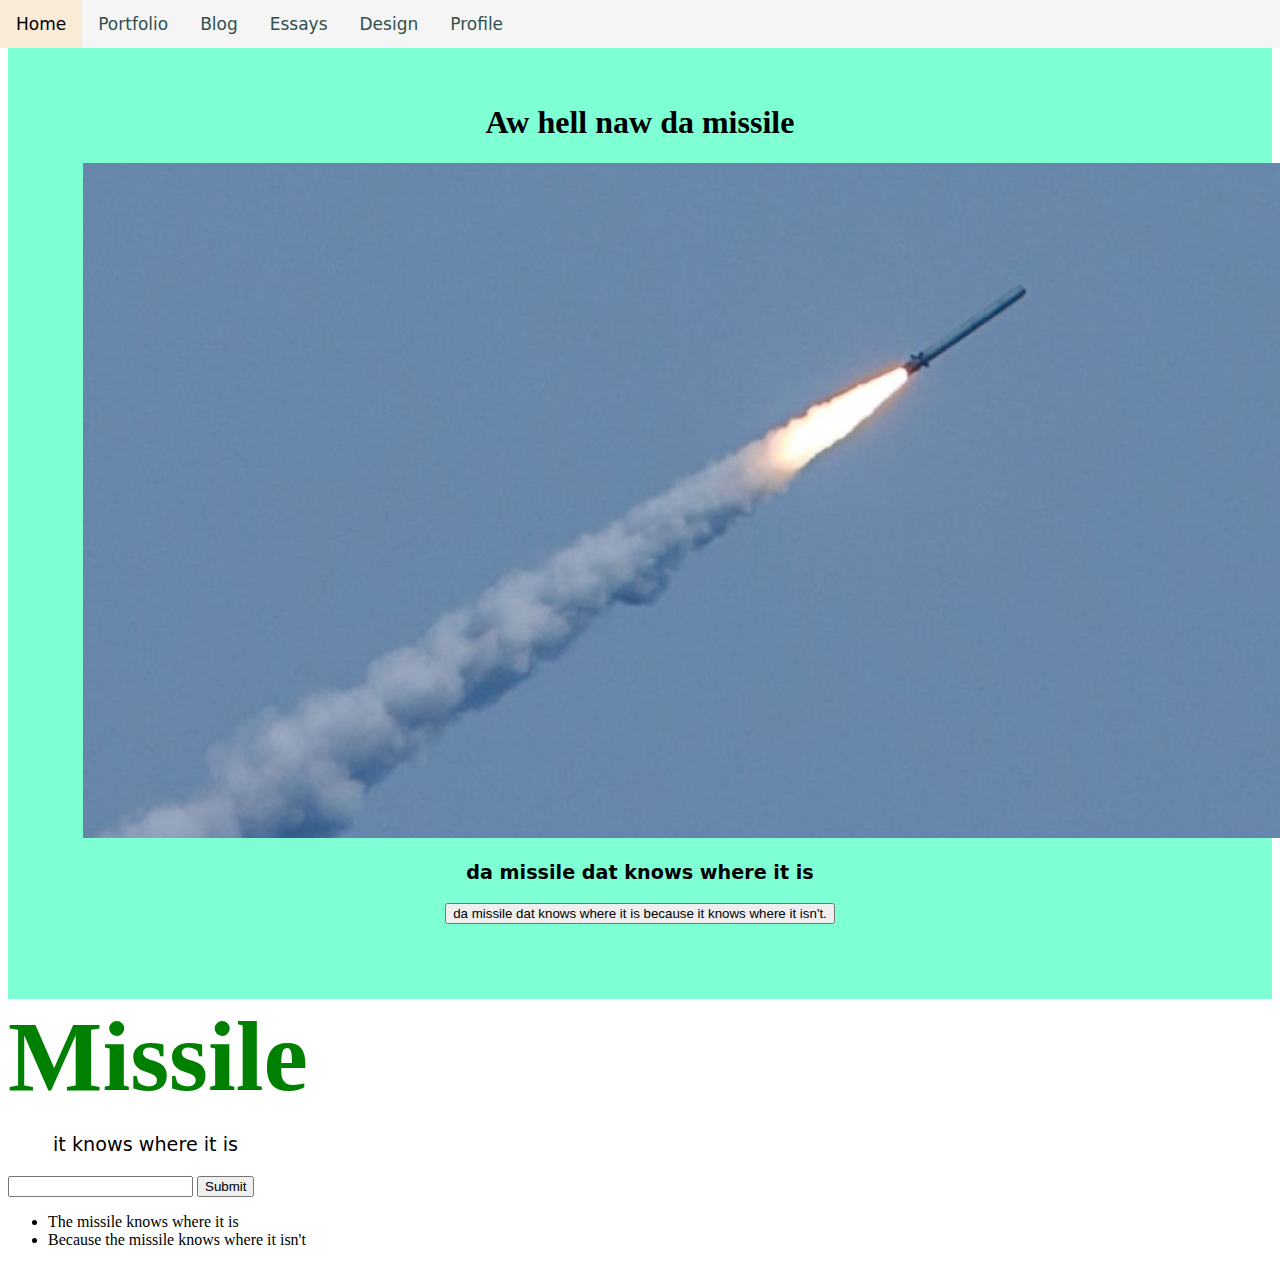
<file: Missile.html>
<!DOCTYPE html>
<html lang="en">
    <head>
        <meta charset="UTF-8">
        <meta http-equiv="X-UA-Compatible" content="IE=edge">
        <meta name="viewport" content="width=device-width, initial-scale=1.0">
        <title>Missile</title>
        <link rel="stylesheet" href="./resources\css\missile.css">
        <link rel="stylesheet" href="resources\css\index.css">
    </head>
    <body>
        <div class="topnav"><a href="index.html">Home</a>
            <a href="portfolio.html">Portfolio</a>
            <a href="blog.html">Blog</a>
            <a href="essay.html">Essays</a>
            <a href="design.html">Design</a>
            <a href="profile.html">Profile</a></div>

        <div class="banner">
            <h1>Aw hell naw da missile</h1>
            <img id="wittleguy" src="resources\images\Missile.jpg" alt="">
            <p class="bold">da missile dat knows where it is</p>
            <button>da missile dat knows where it is because it knows where it isn't.</button>
        </div>

        <div>
            <span id="pissile" class="bold">Missile </span>
            <p>it knows where it is</p>
            <form action="">
                <input type="text">
                <input type="submit" value="Submit">
            </form>
            <div>
                <ul>
                    <li>
                        <div></div><span>The missile knows where it is</span>
                    </li>
                    <li>
                        <div></div><span>Because the missile knows where it isn't</span>
                    </li>
                </ul>
            </div>
        </div>
        
    </body>
</html>


<!-- C:\Users\btonk\Documents\Interactive Media Website\index.html -->
</file>
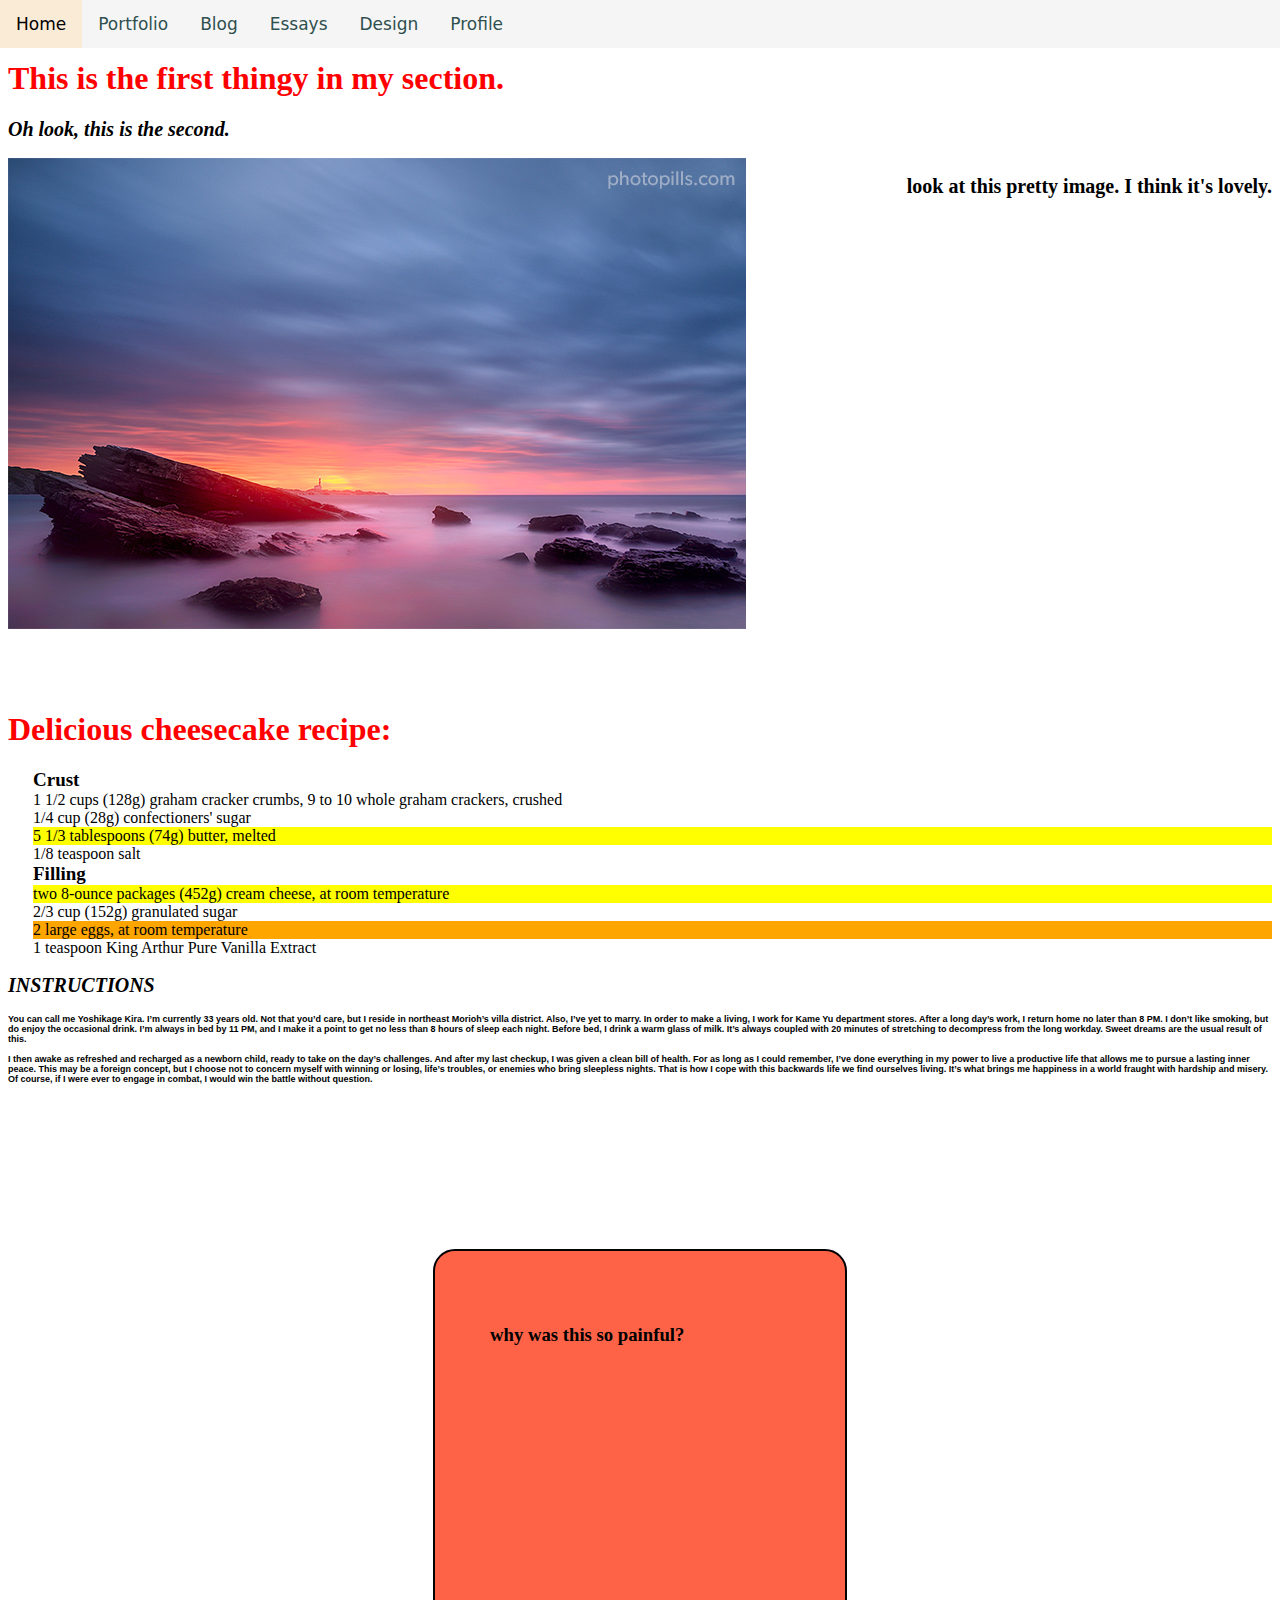
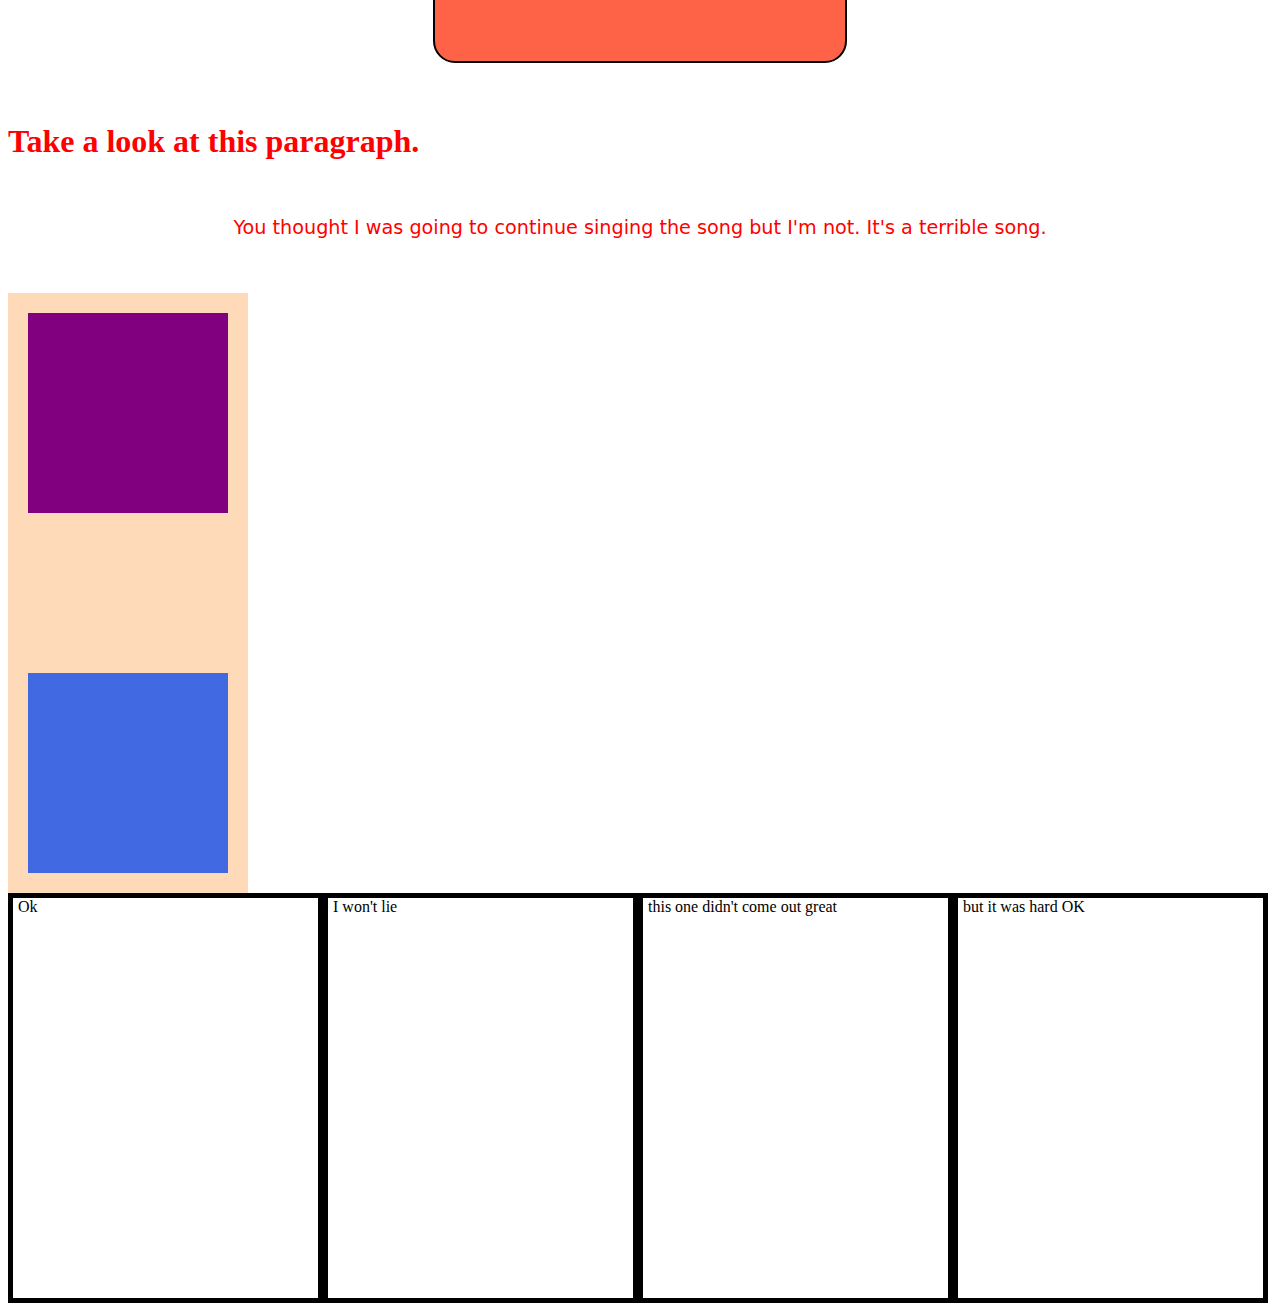
<file: Excercises/week3excercises.html>
<!DOCTYPE html>
<html lang="en">
<head>
    <meta charset="UTF-8">
    <meta http-equiv="X-UA-Compatible" content="IE=edge">
    <meta name="viewport" content="width=device-width, initial-scale=1.0">

    <link rel="stylesheet" href="../resources\css\week2excercise.css">
    <link rel="stylesheet" href="../resources\css\index.css">

    <title>Week 3 Excercises</title>
</head>
<body>
    <div class="topnav"><a href="../index.html">Home</a>
        <a href="../portfolio.html">Portfolio</a>
        <a href="../blog.html">Blog</a>
        <a href="../essay.html">Essays</a>
        <a href="../design.html">Design</a>
        <a href="../profile.html">Profile</a></div>

    <section><h1>This is the first thingy in my section.</h1>
        <h2 class="cat">Oh look, this is the second.</h2>
    </section class="sideview">
    <section><img  src="../resources\images\sunrise-cover.jpg" alt="">
        <h2 class="othersideview">look at this pretty image. I think it's lovely.</h2></section>

    <section>
        <br>
        <h1>Delicious cheesecake recipe: </h1>
        <ul class="ingredientlist">

            <li class="bold">Crust</li>
            
            <li>1 1/2 cups (128g) graham cracker crumbs, 9 to 10 whole graham crackers, crushed</li>
            <li>1/4 cup (28g) confectioners' sugar</li>
            <li class="dairy">5 1/3 tablespoons (74g) butter, melted</li>
            <li>1/8 teaspoon salt</li>
    
            <li class="bold">Filling</li>

            <li class = "dairy">two 8-ounce packages (452g) cream cheese, at room temperature</li>
            <li>2/3 cup (152g) granulated sugar</li>
            <li class="egg">2 large eggs, at room temperature</li>
            <li>1 teaspoon King Arthur Pure Vanilla Extract</li>
            
            </ul>
            <h2 class="cat">INSTRUCTIONS</h2>
            <h3 class="kira">You can call me Yoshikage Kira. I’m currently 33 years old. Not that you’d care, but I reside in northeast Morioh’s villa district. Also, I’ve yet to marry. In order to make a living, I work for Kame Yu department stores. After a long day’s work, I return home no later than 8 PM. I don’t like smoking, but do enjoy the occasional drink. I’m always in bed by 11 PM, and I make it a point to get no less than 8 hours of sleep each night. Before bed, I drink a warm glass of milk. It’s always coupled with 20 minutes of stretching to decompress from the long workday. Sweet dreams are the usual result of this.
                <br><br>
                I then awake as refreshed and recharged as a newborn child, ready to take on the day’s challenges. And after my last checkup, I was given a clean bill of health. For as long as I could remember, I’ve done everything in my power to live a productive life that allows me to pursue a lasting inner peace. This may be a foreign concept, but I choose not to concern myself with winning or losing, life’s troubles, or enemies who bring sleepless nights. That is how I cope with this backwards life we find ourselves living. It’s what brings me happiness in a world fraught with hardship and misery. Of course, if I were ever to engage in combat, I would win the battle without question.</h3>
    </section>
    <section>
        <iframe style="border-radius:12px" src="https://open.spotify.com/embed/track/0nbXyq5TXYPCO7pr3N8S4I?utm_source=generator" width="100%" height="152" frameBorder="0" allowfullscreen="" allow="autoplay; clipboard-write; encrypted-media; fullscreen; picture-in-picture" loading="lazy"></iframe>
        <div class="box"><h3>why was this so painful?</h3></div>
    </section>
    <section>
        <h1>Take a look at this paragraph.</h1>
        <p>You thought I was going to continue singing the song but I'm not. It's a terrible song.</p>
    </section>
    <div id="A">
        <div id="B"></div>
        <div id="C"></div>
    </div>

    <section>
        <div class="storagespace">
            <div class="child">Ok</div>
            <div class="child">I won't lie</div>
            <div class="child">this one didn't come out great</div>
            <div class="child">but it was hard OK</div>
        </div>
    </section>

    
</body>
</html>
</file>
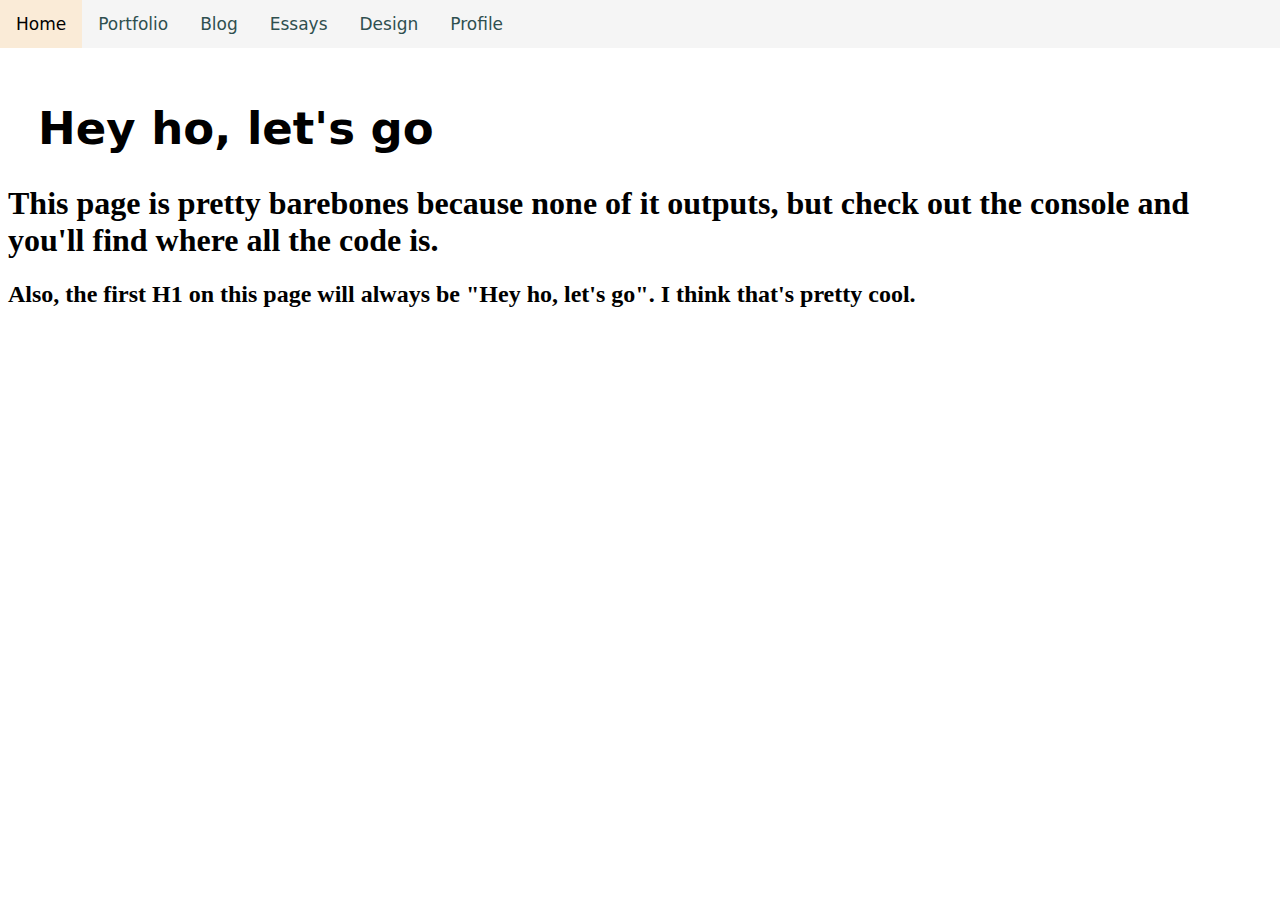
<file: Excercises/Week4Excercises.html>
<!DOCTYPE html>
<html lang="en">
<head>
    <meta charset="UTF-8">
    <meta http-equiv="X-UA-Compatible" content="IE=edge">
    <meta name="viewport" content="width=device-width, initial-scale=1.0">
    <title>Week 4 Excercises</title>

    <link rel="stylesheet" href="../resources\css\index.css">

</head>
<body>
    <div class="topnav"><a href="../index.html">Home</a>
        <a href="../portfolio.html">Portfolio</a>
        <a href="../blog.html">Blog</a>
        <a href="../essay.html">Essays</a>
        <a href="../design.html">Design</a>
        <a href="../profile.html">Profile</a></div>
    
    <h1 class="heading">Hello Mario</h1>
    <h1>This page is pretty barebones because none of it outputs, but check out the console and you'll find where all the code is.</h1>
    <h2>Also, the first H1 on this page will always be "Hey ho, let's go". I think that's pretty cool. </h2>

</body>
    <script src="../resources\Java\Week3Script.js"></script>
</html>
</file>
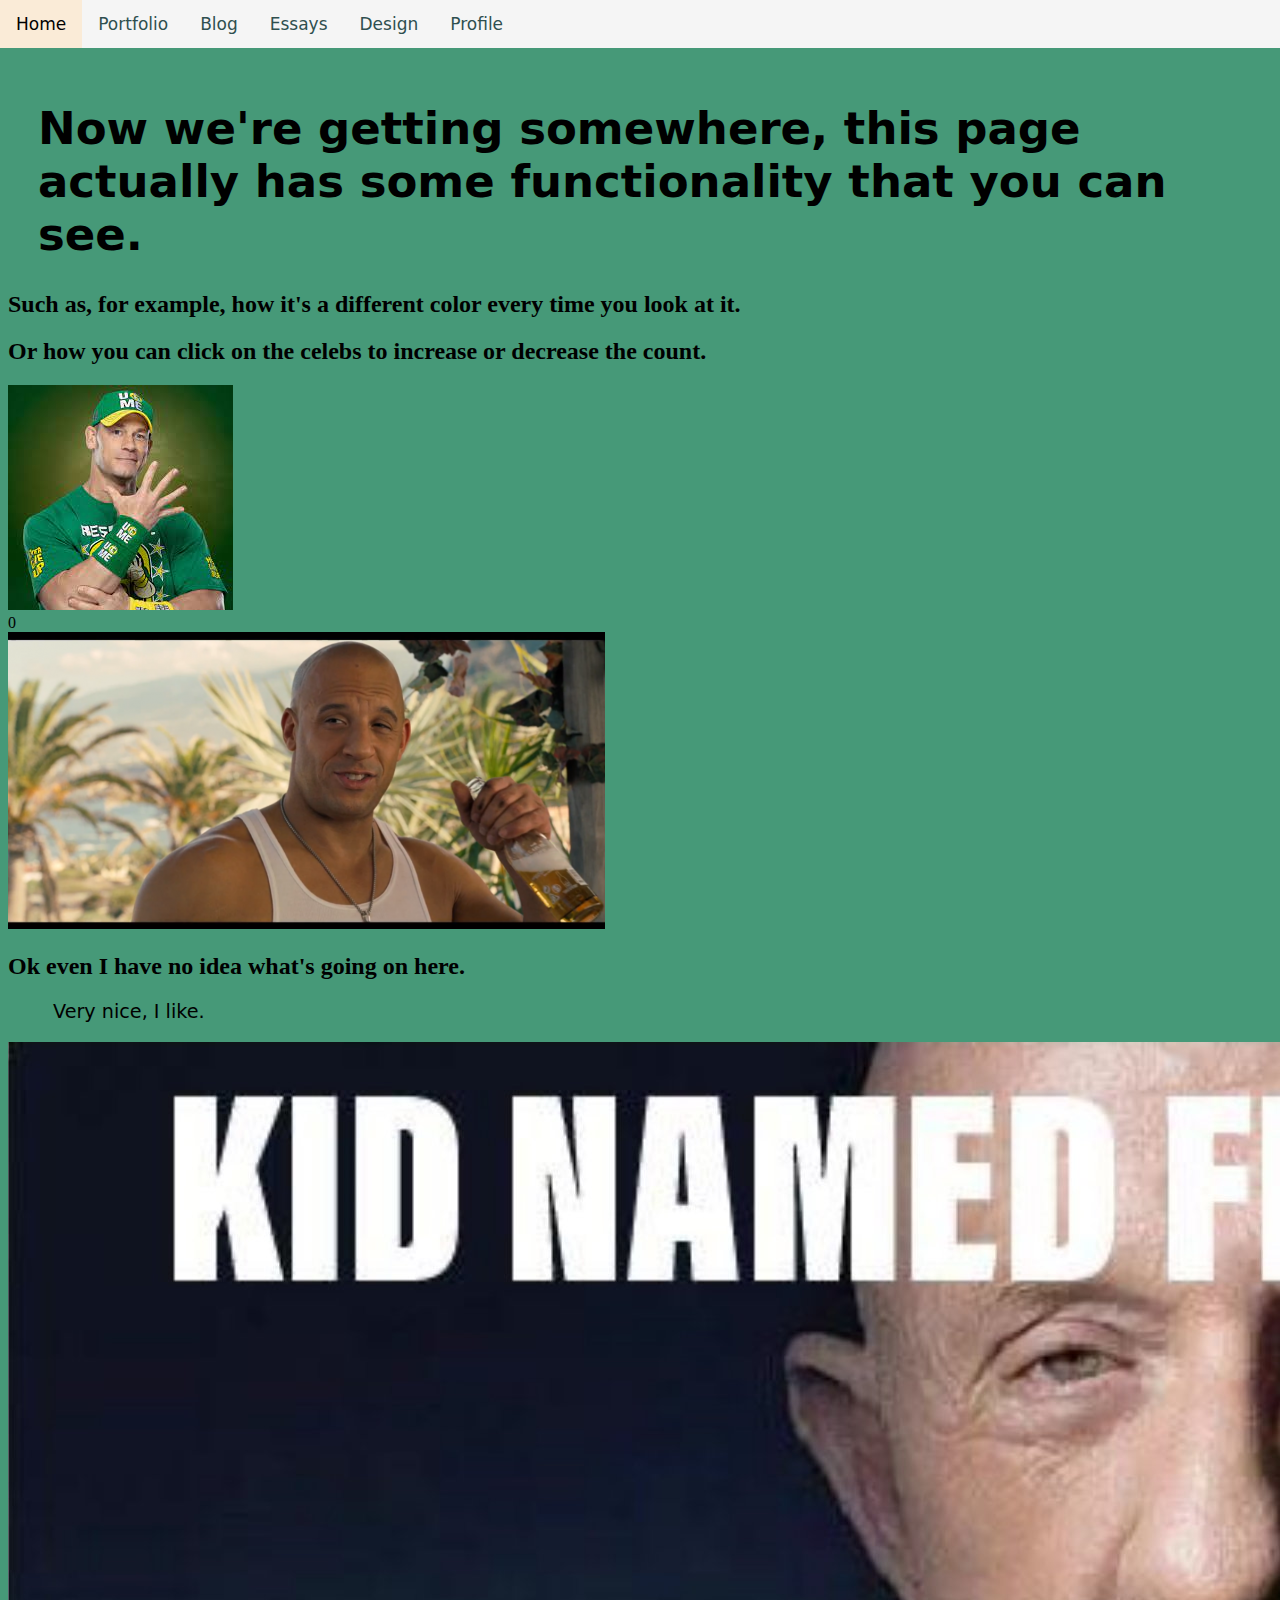
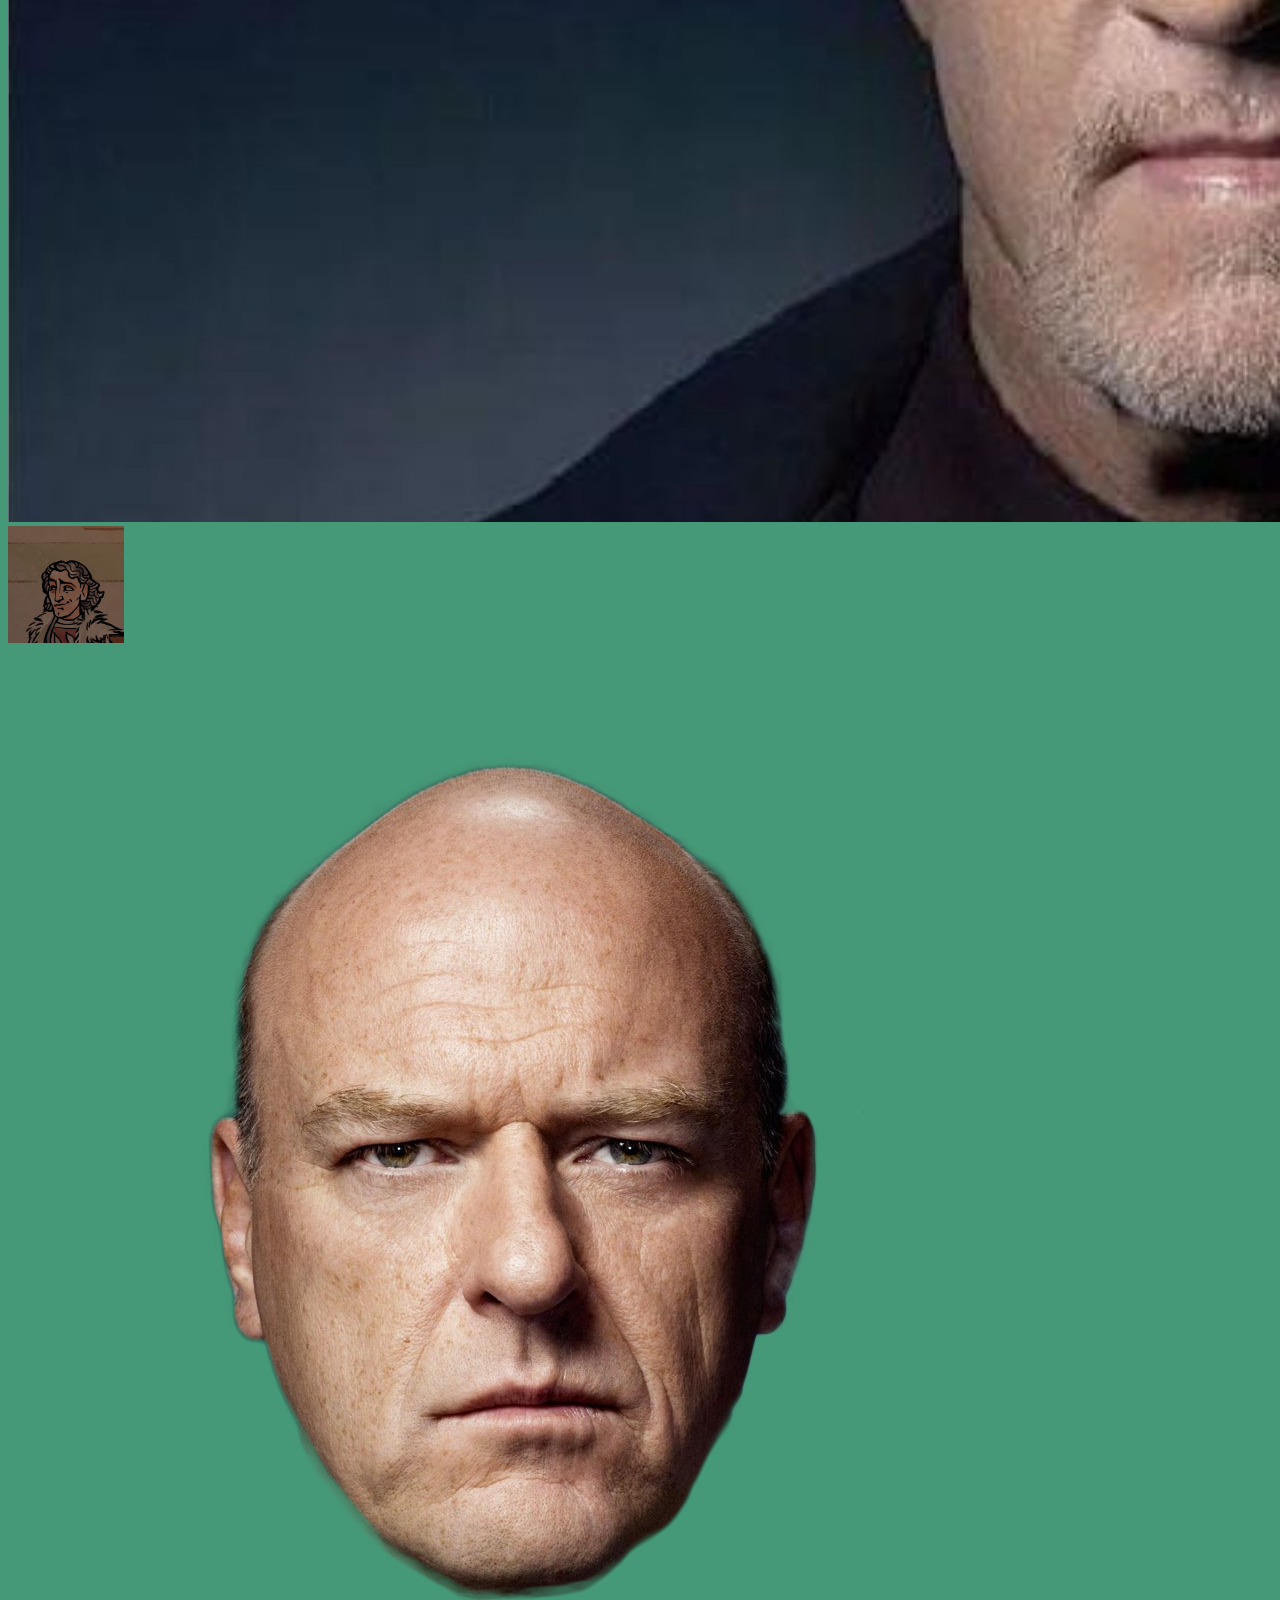
<file: Excercises/week5Excercises.html>
<!DOCTYPE html>
<html lang="en">
<head>
    <meta charset="UTF-8">
    <meta http-equiv="X-UA-Compatible" content="IE=edge">
    <meta name="viewport" content="width=device-width, initial-scale=1.0">
    <title>Week 5 excercises</title>

    <link rel="stylesheet" href="../resources\css\index.css">
</head>
<body>

    <div class="topnav"><a href="../index.html">Home</a>
        <a href="../portfolio.html">Portfolio</a>
        <a href="../blog.html">Blog</a>
        <a href="../essay.html">Essays</a>
        <a href="../design.html">Design</a>
        <a href="../profile.html">Profile</a></div>

    
    <h1 class="heading">Now we're getting somewhere, this page actually has some functionality that you can see.</h1>
    <h2>Such as, for example, how it's a different color every time you look at it.</h2>
    <h2>Or how you can click on the celebs to increase or decrease the count.</h2>

    <span><div class = "containter">
        <div id="increment count">
            <input type="image" id="uparrow" src="../resources\images\Cena.jpg">
        </div>
        <div id="totalCount">
            
        </div>
        <div id="decrement count"><input type="image" id="uparrow" src="../resources\images\Vincent.png"></div>
    </div></span>

    <h2>Ok even I have no idea what's going on here.</h2>

    <span><div class = "containter2">
        <p id="reviews"></p>
        
        <div id="nextReview">
            <input type="image" id="uparrow" src="../resources\images\Finger.jpg">
        </div>
        <div id="randomReview">
            <input type="image" id="uparrow" src="../resources\images\Piero.png">
        </div>
            
        </div>
        <div id="prevReview"><input type="image" id="uparrow" src="../resources\images\Hank.png"></div>
    </div></span>
</body>
    <script src="../resources\Java\Week5Script.js"></script>
</html>
</file>
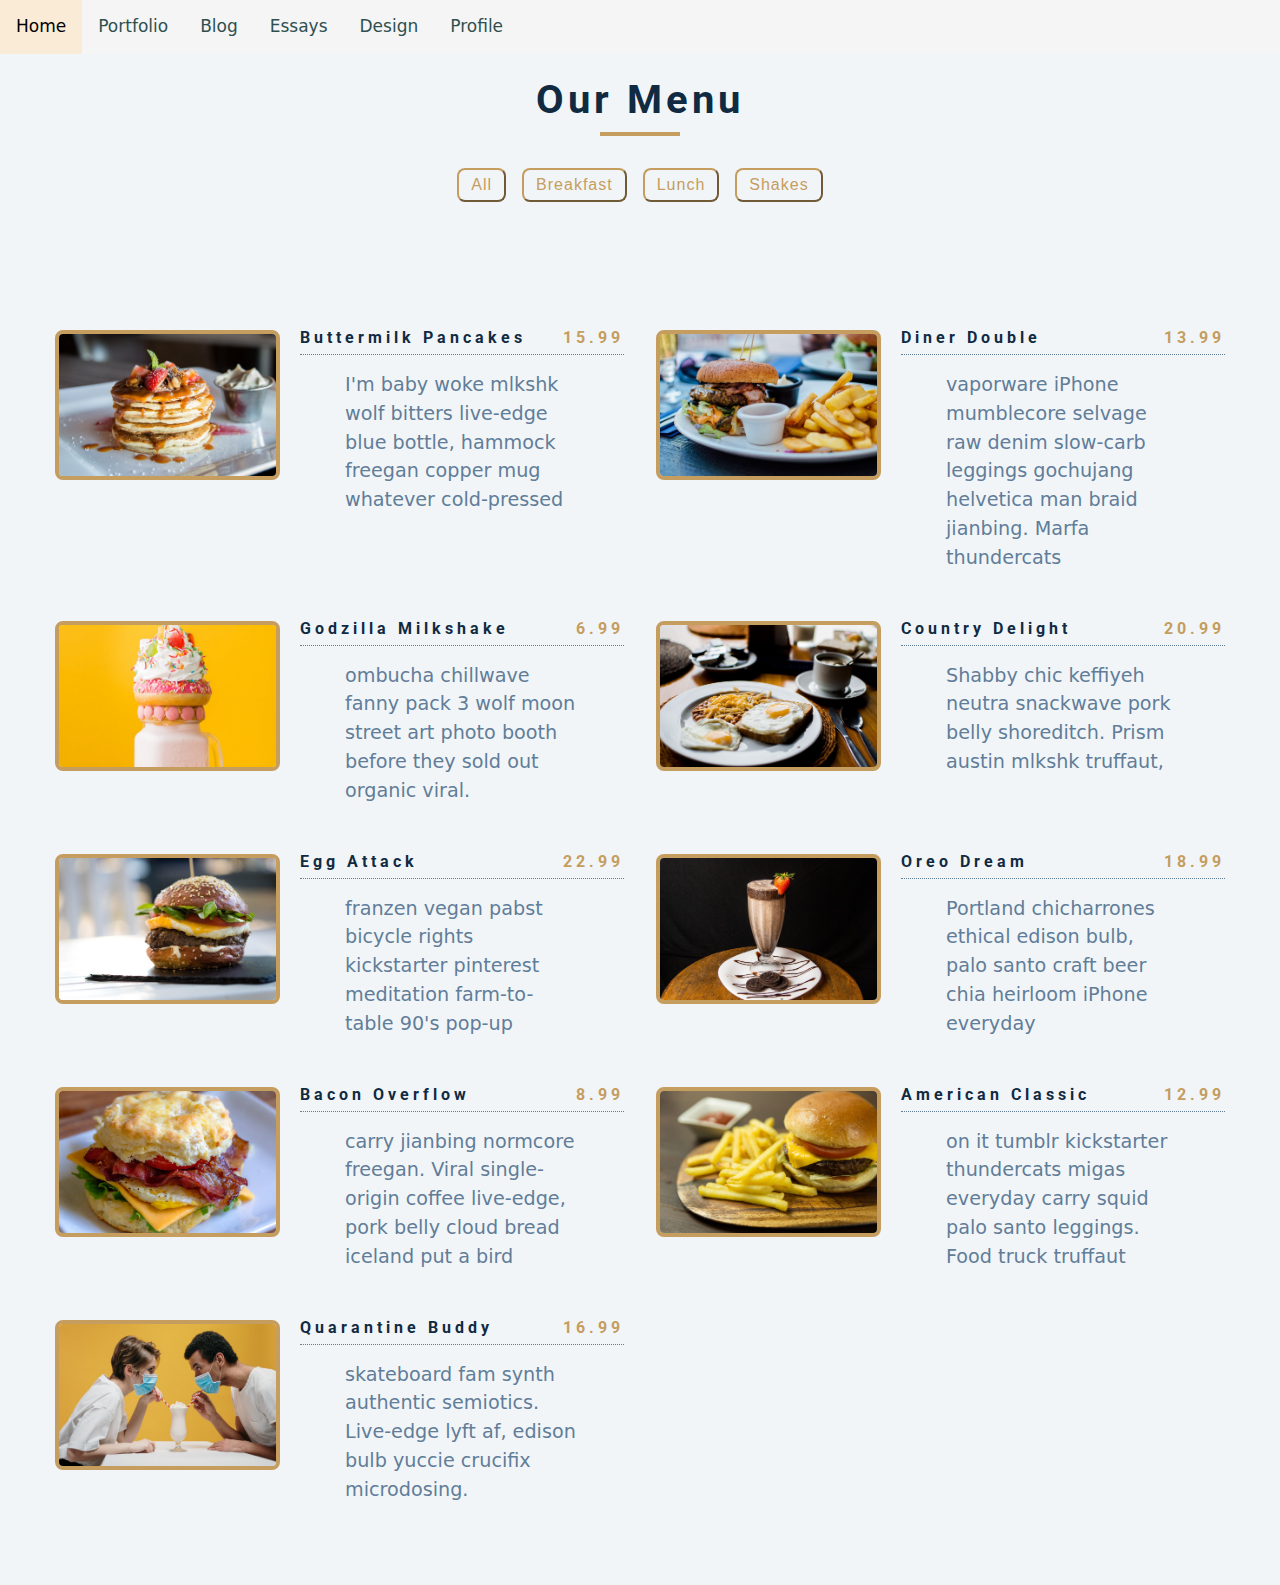
<file: Menu Exercise/Week6ex2.html>
<!DOCTYPE html>
<html lang="en">
  <head>
    <meta charset="UTF-8" />
    <meta name="viewport" content="width=device-width, initial-scale=1.0" />
    <title>Menu</title>
    <!-- font-awesome -->
    <link
      rel="stylesheet"
      href="https://cdnjs.cloudflare.com/ajax/libs/font-awesome/5.14.0/css/all.min.css"
    />
    <!-- styles -->
    <link rel="stylesheet" href="styles.css" />
    <link rel="stylesheet" href="../resources\css\index.css">
  </head>
  <body>
    <div class="topnav"><a href="../index.html">Home</a>
      <a href="../portfolio.html">Portfolio</a>
      <a href="../blog.html">Blog</a>
      <a href="../essay.html">Essays</a>
      <a href="../design.html">Design</a>
      <a href="../profile.html">Profile</a></div>
    
    
    <section class="menu">
      <!-- title -->
      <div class="title">
        <h2>our menu</h2>
        <div class="underline"></div>
      </div>
      <!-- filter buttons -->
      <div class="btn-container">
        <button type="button" class="filter-btn" data-id="all">
          Example Button
        </button>
        <!-- <button type="button" class="filter-btn" data-id="breakfast">
          breakfast
        </button>
        <button type="button" class="filter-btn" data-id="lunch">lunch</button>
        <button type="button" class="filter-btn" data-id="shakes">
          shakes
        </button> -->
      </div>
      <!-- menu items -->
      <div class="section-center">
        <!-- single item -->
        <!-- <article class="menu-item">
          <img src="./menu-item.jpeg" alt="menu item" class="photo" />
          <div class="item-info">
            <header>
              <h4>Example Menu Item - buttermilk pancakes</h4>
              <h4 class="price">$15</h4>
            </header>
            <p class="item-text">
              Lorem ipsum dolor sit amet consectetur adipisicing elit.
              Repudiandae, sint quam. Et reprehenderit fugiat nesciunt inventore
              laboriosam excepturi! Quo, officia.
            </p>
          </div>
        </article> -->
        <!-- end of single item -->
      </div>
    </section>
    <!-- javascript -->
    <script src="app.js"></script>
  </body>
</html>
</file>
<file: Menu Exercise/styles.css>
/*
=============== 
Fonts
===============
*/
@import url("https://fonts.googleapis.com/css?family=Open+Sans|Roboto:400,700&display=swap");

/*
=============== 
Variables
===============
*/

:root {
  /* dark shades of primary color*/
  --clr-primary-1: hsl(205, 86%, 17%);
  --clr-primary-2: hsl(205, 77%, 27%);
  --clr-primary-3: hsl(205, 72%, 37%);
  --clr-primary-4: hsl(205, 63%, 48%);
  /* primary/main color */
  --clr-primary-5: #49a6e9;
  /* lighter shades of primary color */
  --clr-primary-6: hsl(205, 89%, 70%);
  --clr-primary-7: hsl(205, 90%, 76%);
  --clr-primary-8: hsl(205, 86%, 81%);
  --clr-primary-9: hsl(205, 90%, 88%);
  --clr-primary-10: hsl(205, 100%, 96%);
  /* darkest grey - used for headings */
  --clr-grey-1: hsl(209, 61%, 16%);
  --clr-grey-2: hsl(211, 39%, 23%);
  --clr-grey-3: hsl(209, 34%, 30%);
  --clr-grey-4: hsl(209, 28%, 39%);
  /* grey used for paragraphs */
  --clr-grey-5: hsl(210, 22%, 49%);
  --clr-grey-6: hsl(209, 23%, 60%);
  --clr-grey-7: hsl(211, 27%, 70%);
  --clr-grey-8: hsl(210, 31%, 80%);
  --clr-grey-9: hsl(212, 33%, 89%);
  --clr-grey-10: hsl(210, 36%, 96%);
  --clr-white: #fff;
  --clr-red-dark: hsl(360, 67%, 44%);
  --clr-red-light: hsl(360, 71%, 66%);
  --clr-green-dark: hsl(125, 67%, 44%);
  --clr-green-light: hsl(125, 71%, 66%);
  --clr-gold: #c59d5f;
  --clr-black: #222;
  --ff-primary: "Roboto", sans-serif;
  --ff-secondary: "Open Sans", sans-serif;
  --transition: all 0.3s linear;
  --spacing: 0.25rem;
  --radius: 0.5rem;
  --light-shadow: 0 5px 15px rgba(0, 0, 0, 0.1);
  --dark-shadow: 0 5px 15px rgba(0, 0, 0, 0.2);
  --max-width: 1170px;
  --fixed-width: 620px;
}
/*
=============== 
Global Styles
===============
*/

*,
::after,
::before {
  margin: 0;
  padding: 0;
  box-sizing: border-box;
}
body {
  font-family: var(--ff-secondary);
  background: var(--clr-grey-10);
  color: var(--clr-grey-1);
  line-height: 1.5;
  font-size: 0.875rem;
}
ul {
  list-style-type: none;
}
a {
  text-decoration: none;
}
img:not(.logo) {
  width: 100%;
}
img {
  display: block;
}

h1,
h2,
h3,
h4 {
  letter-spacing: var(--spacing);
  text-transform: capitalize;
  line-height: 1.25;
  margin-bottom: 0.75rem;
  font-family: var(--ff-primary);
}
h1 {
  font-size: 3rem;
}
h2 {
  font-size: 2rem;
}
h3 {
  font-size: 1.25rem;
}
h4 {
  font-size: 0.875rem;
}
p {
  margin-bottom: 1.25rem;
  color: var(--clr-grey-5);
}
@media screen and (min-width: 800px) {
  h1 {
    font-size: 4rem;
  }
  h2 {
    font-size: 2.5rem;
  }
  h3 {
    font-size: 1.75rem;
  }
  h4 {
    font-size: 1rem;
  }
  body {
    font-size: 1rem;
  }
  h1,
  h2,
  h3,
  h4 {
    line-height: 1;
  }
}
/*  global classes */

.btn {
  text-transform: uppercase;
  background: transparent;
  color: var(--clr-black);
  padding: 0.375rem 0.75rem;
  letter-spacing: var(--spacing);
  display: inline-block;
  transition: var(--transition);
  font-size: 0.875rem;
  border: 2px solid var(--clr-black);
  cursor: pointer;
  box-shadow: 0 1px 3px rgba(0, 0, 0, 0.2);
  border-radius: var(--radius);
}
.btn:hover {
  color: var(--clr-white);
  background: var(--clr-black);
}
/* section */
.section {
  padding: 5rem 0;
}

main {
  min-height: 100vh;
  display: grid;
  place-items: center;
}
/*
=============== 
Menu
===============
*/

.menu {
  padding: 5rem 0;
}
.title {
  text-align: center;
  margin-bottom: 2rem;
}
.underline {
  width: 5rem;
  height: 0.25rem;
  background: var(--clr-gold);
  margin-left: auto;
  margin-right: auto;
}
.btn-container {
  margin-bottom: 4rem;
  display: flex;
  justify-content: center;
}
.filter-btn {
  background: transparent;
  border-color: var(--clr-gold);
  font-size: 1rem;
  text-transform: capitalize;
  margin: 0 0.5rem;
  letter-spacing: 1px;
  border-radius: var(--radius);
  padding: 0.375rem 0.75rem;
  color: var(--clr-gold);
  cursor: pointer;
  transition: var(--transition);
}
.filter-btn:hover {
  background: var(--clr-gold);
  color: var(--clr-white);
}
.section-center {
  width: 90vw;
  margin: 0 auto;
  max-width: 1170px;
  display: grid;
  gap: 3rem 2rem;
  justify-items: center;
}
.menu-item {
  display: grid;
  gap: 1rem 2rem;
  max-width: 25rem;
}
.photo {
  object-fit: cover;
  height: 200px;
  border: 0.25rem solid var(--clr-gold);
  border-radius: var(--radius);
}
.item-info header {
  display: flex;
  justify-content: space-between;
  border-bottom: 0.5px dotted var(--clr-grey-5);
}
.item-info h4 {
  margin-bottom: 0.5rem;
}
.price {
  color: var(--clr-gold);
}
.item-text {
  margin-bottom: 0;
  padding-top: 1rem;
}

@media screen and (min-width: 768px) {
  .menu-item {
    grid-template-columns: 225px 1fr;
    gap: 0 1.25rem;
    max-width: 40rem;
  }
  .photo {
    height: 175px;
  }
}
@media screen and (min-width: 1200px) {
  .section-center {
    width: 95vw;
    grid-template-columns: 1fr 1fr;
  }
  .photo {
    height: 150px;
  }
}
</file>
